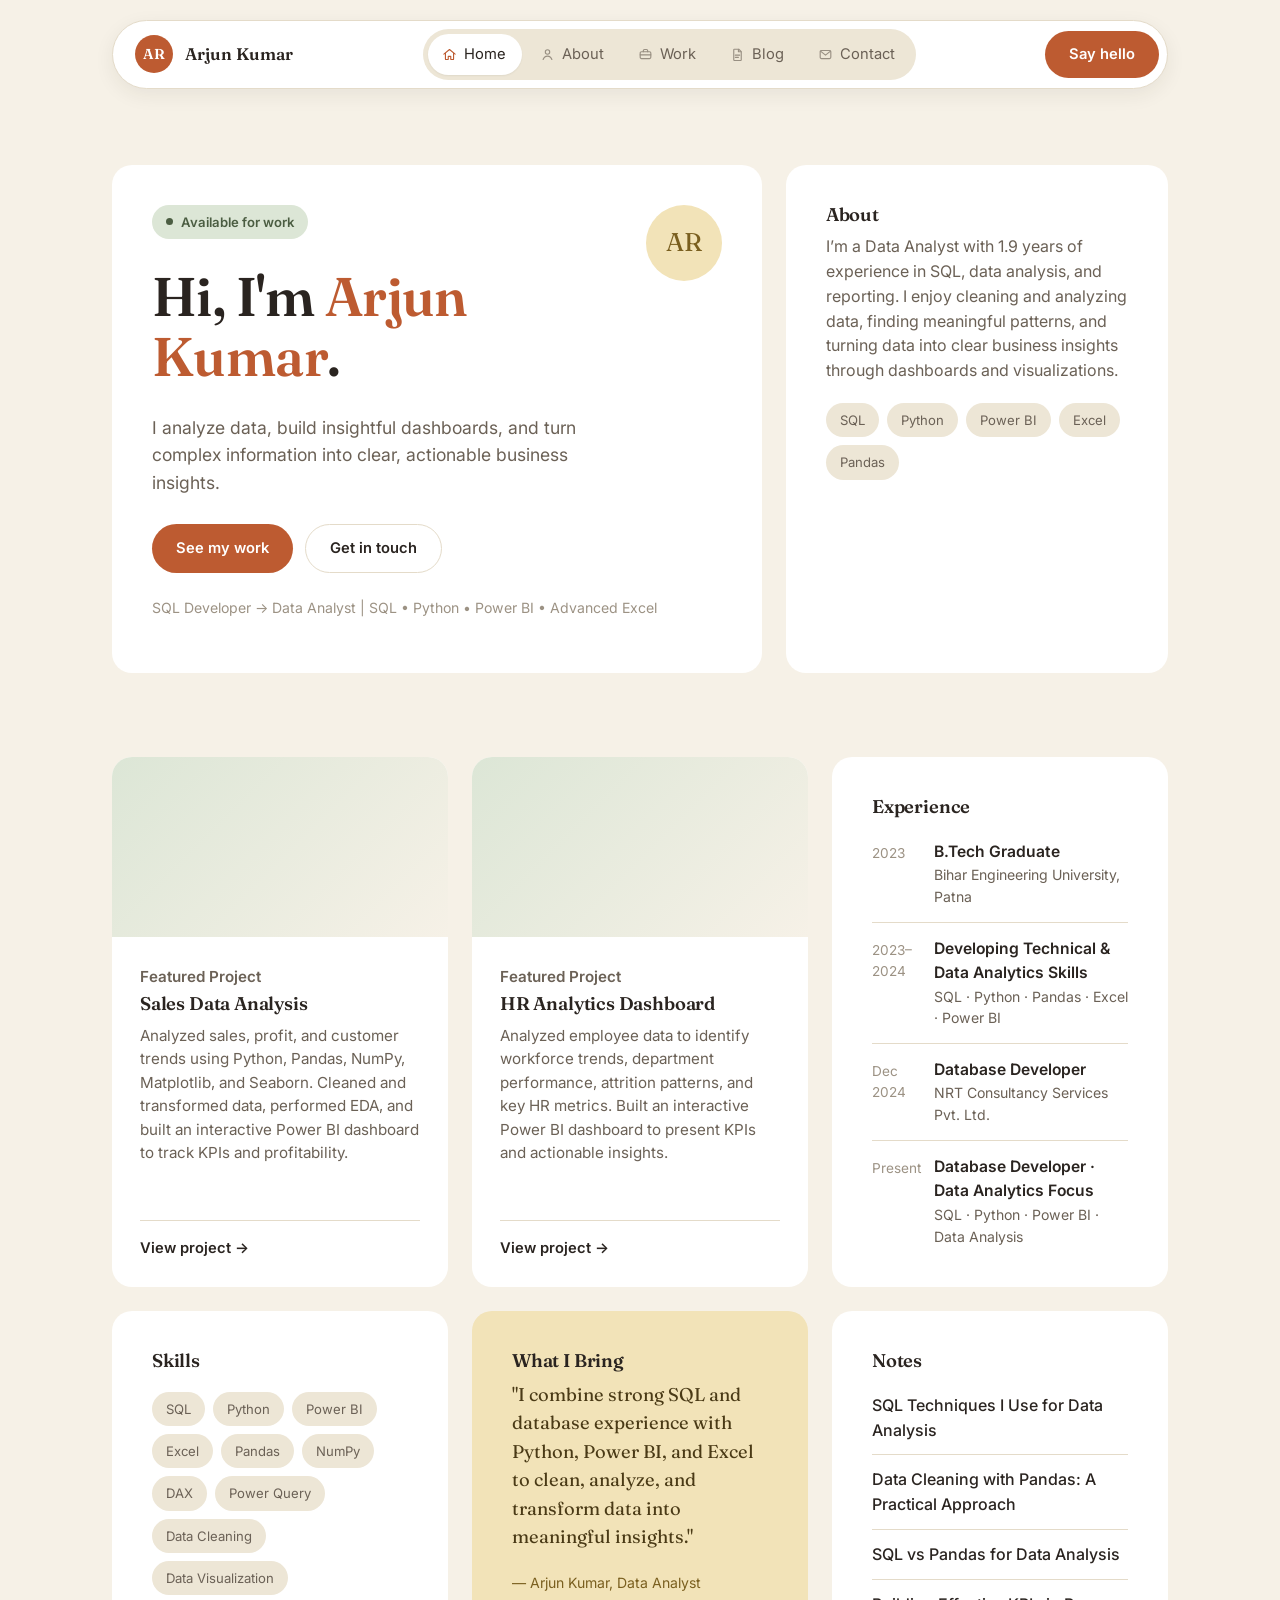
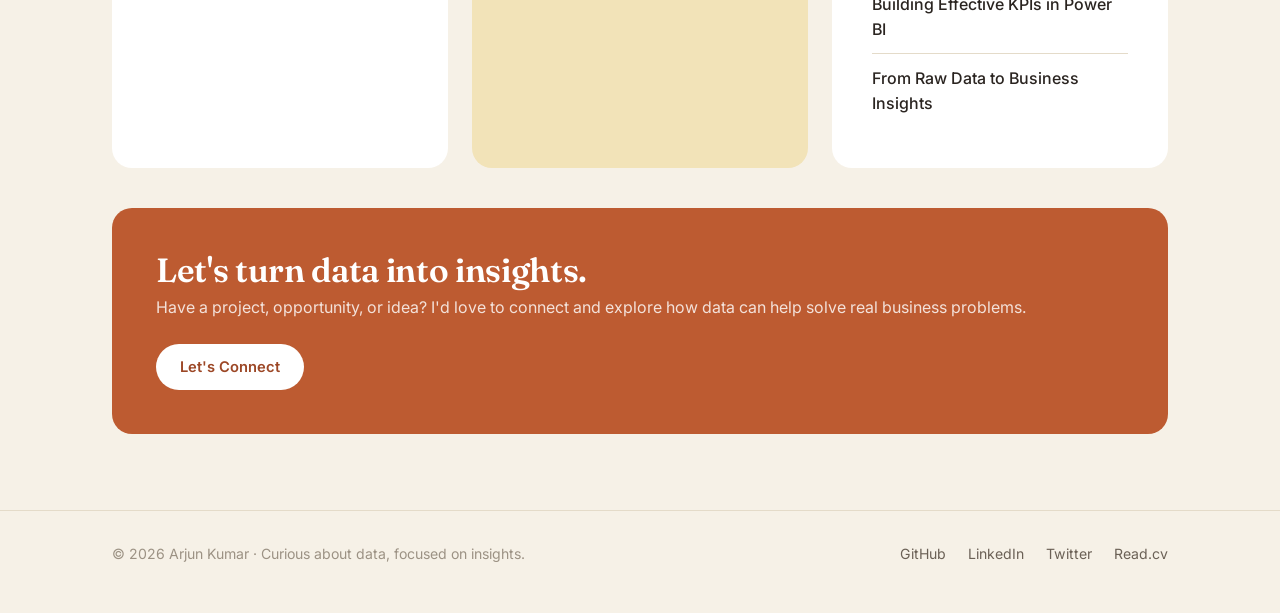
<file: index.html>
<!DOCTYPE html>
<html lang="en">
<head>
<meta charset="UTF-8">
<meta name="viewport" content="width=device-width, initial-scale=1.0">
<title>Arjun Portfolio</title>
<meta name="description" content="Portfolio of Your Name, a developer and designer building calm, human tools.">
<link rel="preconnect" href="https://fonts.googleapis.com">
<link href="https://fonts.googleapis.com/css2?family=Fraunces:wght@500;600;700&family=Inter:wght@400;500;600;700&display=swap" rel="stylesheet">
<link rel="stylesheet" href="styles.css">
</head>
<body>

<header class="site-header">
  <div class="container">
    <div class="navbar">
      <a href="index.html" class="brand">
      <span class="brand-mark">AR</span>
      <span class="brand-name">Arjun Kumar</span>
    </a>
      <nav class="main-nav">
      <a href="index.html" class="active"><svg class="nav-icon" viewBox="0 0 24 24" fill="none" stroke="currentColor" stroke-width="1.8" stroke-linecap="round" stroke-linejoin="round"><path d="M3 11.5 12 4l9 7.5"/><path d="M5.5 10v9a1 1 0 0 0 1 1H9a1 1 0 0 0 1-1v-4h4v4a1 1 0 0 0 1 1h2.5a1 1 0 0 0 1-1v-9"/></svg><span>Home</span></a>
      <a href="about.html"><svg class="nav-icon" viewBox="0 0 24 24" fill="none" stroke="currentColor" stroke-width="1.8" stroke-linecap="round" stroke-linejoin="round"><circle cx="12" cy="8" r="3.5"/><path d="M5 20c1.2-3.6 4-5.5 7-5.5s5.8 1.9 7 5.5"/></svg><span>About</span></a>
      <a href="work.html"><svg class="nav-icon" viewBox="0 0 24 24" fill="none" stroke="currentColor" stroke-width="1.8" stroke-linecap="round" stroke-linejoin="round"><rect x="3.5" y="7.5" width="17" height="11" rx="2"/><path d="M8.5 7.5V6a2 2 0 0 1 2-2h3a2 2 0 0 1 2 2v1.5"/><path d="M3.5 12.5h17"/></svg><span>Work</span></a>
      <a href="blog.html"><svg class="nav-icon" viewBox="0 0 24 24" fill="none" stroke="currentColor" stroke-width="1.8" stroke-linecap="round" stroke-linejoin="round"><path d="M7 3.5h7l4 4v13a1 1 0 0 1-1 1H7a1 1 0 0 1-1-1v-16a1 1 0 0 1 1-1Z"/><path d="M13.5 3.5v4h4"/><path d="M8.5 13h7M8.5 16.5h5"/></svg><span>Blog</span></a>
      <a href="contact.html"><svg class="nav-icon" viewBox="0 0 24 24" fill="none" stroke="currentColor" stroke-width="1.8" stroke-linecap="round" stroke-linejoin="round"><rect x="3.5" y="5.5" width="17" height="13" rx="2"/><path d="M4 6.5l8 6.5 8-6.5"/></svg><span>Contact</span></a>
    </nav>
      <div class="nav-actions">
        <a href="contact.html" class="btn btn-primary">Say hello</a>
        <button class="nav-toggle" aria-label="Toggle menu">
        <span></span><span></span><span></span>
      </button>
      </div>
    </div>
  </div>
</header>
<div class="mobile-menu" id="mobile-menu" aria-hidden="true">
  <div class="mobile-menu-backdrop" data-close></div>
  <div class="mobile-menu-panel">
    <div class="mobile-menu-top">
      <button class="mobile-menu-close" aria-label="Close menu" data-close><svg viewBox="0 0 24 24" fill="none" stroke="currentColor" stroke-width="2" stroke-linecap="round"><path d="M6 6l12 12M18 6 6 18"/></svg></button>
      <div class="mobile-menu-avatar">AR</div>
      <div class="mobile-menu-name">Arjun Kumar</div>
      <div class="mobile-menu-tagline">Data Analyst &amp; SQL Developer</div>
    </div>
    <div class="mobile-menu-body">
      <p class="mobile-menu-label">Navigate</p>
      <a href="index.html" class="mobile-menu-link active" data-close>
        <span class="icon-box"><svg viewBox="0 0 24 24" fill="none" stroke="currentColor" stroke-width="1.8" stroke-linecap="round" stroke-linejoin="round"><path d="M3 11.5 12 4l9 7.5"/><path d="M5.5 10v9a1 1 0 0 0 1 1H9a1 1 0 0 0 1-1v-4a1 1 0 0 1 1-1h2a1 1 0 0 1 1 1v4a1 1 0 0 0 1 1h2.5a1 1 0 0 0 1-1v-9"/></svg></span> Home
      </a>
      <a href="about.html" class="mobile-menu-link" data-close>
        <span class="icon-box"><svg viewBox="0 0 24 24" fill="none" stroke="currentColor" stroke-width="1.8" stroke-linecap="round" stroke-linejoin="round"><circle cx="12" cy="8" r="3.3"/><path d="M5 19.5c1.2-3.2 4-5 7-5s5.8 1.8 7 5"/></svg></span> About
      </a>
      <a href="work.html" class="mobile-menu-link" data-close>
        <span class="icon-box"><svg viewBox="0 0 24 24" fill="none" stroke="currentColor" stroke-width="1.8" stroke-linecap="round" stroke-linejoin="round"><rect x="3" y="7.5" width="18" height="11.5" rx="2"/><path d="M8 7.5V6a2 2 0 0 1 2-2h4a2 2 0 0 1 2 2v1.5"/><path d="M3 12.5h18"/></svg></span> Work
      </a>
      <a href="blog.html" class="mobile-menu-link" data-close>
        <span class="icon-box"><svg viewBox="0 0 24 24" fill="none" stroke="currentColor" stroke-width="1.8" stroke-linecap="round" stroke-linejoin="round"><path d="M4 5.5A2 2 0 0 1 6 3.5h5V19H6a2 2 0 0 0-2 2V5.5Z"/><path d="M20 5.5A2 2 0 0 0 18 3.5h-5V19h5a2 2 0 0 1 2 2V5.5Z"/></svg></span> Blog
      </a>
      <a href="contact.html" class="mobile-menu-link" data-close>
        <span class="icon-box"><svg viewBox="0 0 24 24" fill="none" stroke="currentColor" stroke-width="1.8" stroke-linecap="round" stroke-linejoin="round"><rect x="3" y="5.5" width="18" height="13" rx="2"/><path d="m4 7 8 6 8-6"/></svg></span> Contact
      </a>
      <div class="mobile-menu-divider"></div>
      <p class="mobile-menu-label">Connect</p>
      <a href="https://github.com" target="_blank" rel="noopener" class="mobile-menu-link">
        <span class="icon-box"><svg viewBox="0 0 24 24" fill="none" stroke="currentColor" stroke-width="1.8" stroke-linecap="round" stroke-linejoin="round"><path d="M7 17 17 7"/><path d="M9 7h8v8"/></svg></span> GitHub
      </a>
      <a href="https://linkedin.com" target="_blank" rel="noopener" class="mobile-menu-link">
        <span class="icon-box"><svg viewBox="0 0 24 24" fill="none" stroke="currentColor" stroke-width="1.8" stroke-linecap="round" stroke-linejoin="round"><path d="M7 17 17 7"/><path d="M9 7h8v8"/></svg></span> LinkedIn
      </a>
      <a href="https://twitter.com" target="_blank" rel="noopener" class="mobile-menu-link">
        <span class="icon-box"><svg viewBox="0 0 24 24" fill="none" stroke="currentColor" stroke-width="1.8" stroke-linecap="round" stroke-linejoin="round"><path d="M7 17 17 7"/><path d="M9 7h8v8"/></svg></span> Twitter
      </a>
      <a href="https://read.cv" target="_blank" rel="noopener" class="mobile-menu-link">
        <span class="icon-box"><svg viewBox="0 0 24 24" fill="none" stroke="currentColor" stroke-width="1.8" stroke-linecap="round" stroke-linejoin="round"><path d="M7 17 17 7"/><path d="M9 7h8v8"/></svg></span> Read.cv
      </a>
    </div>
    <div class="mobile-menu-footer">
      <a href="contact.html" class="btn btn-primary" data-close>Say hello</a>
      <a href="mailto:hello@yourdomain.com" class="btn btn-secondary">Email me</a>
    </div>
  </div>
</div>
<main>
  <!-- Hero -->
  <section class="hero">
    <div class="container hero-grid">
      <div class="card hero-main">
        <div class="hero-photo">AR</div>
        <span class="badge"><span class="badge-dot"></span> Available for work</span>
        <h1>Hi, I'm <em>Arjun Kumar</em>.</h1>
        <p class="hero-sub">I analyze data, build insightful dashboards, and turn complex information into clear, actionable business insights.</p>
        <div class="hero-actions">
          <a href="work.html" class="btn btn-primary">See my work</a>
          <a href="contact.html" class="btn btn-secondary">Get in touch</a>
        </div>
        <p class="hero-meta">SQL Developer → Data Analyst | SQL • Python • Power BI • Advanced Excel</p>

      </div>

     <div class="card hero-about">
  <h3>About</h3>
  <p>I’m a Data Analyst with 1.9 years of experience in SQL, data analysis, and reporting. I enjoy cleaning and analyzing data, finding meaningful patterns, and turning data into clear business insights through dashboards and visualizations.</p>
  <div class="tag-row">
    <span class="tag">SQL</span>
    <span class="tag">Python</span>
    <span class="tag">Power BI</span>
    <span class="tag">Excel</span>
    <span class="tag">Pandas</span>
  </div>
</div>

    </div>
  </section>

  <!-- Featured work + Experience/Skills -->
  <section>
    <div class="container grid-3">
     <a href="work.html" class="card project-card">
  <div class="project-thumb"></div>
  <div class="project-body">
    <p class="card-eyebrow">Featured Project</p>
    <h3>Sales Data Analysis</h3>
    <p>Analyzed sales, profit, and customer trends using Python, Pandas, NumPy, Matplotlib, and Seaborn. Cleaned and transformed data, performed EDA, and built an interactive Power BI dashboard to track KPIs and profitability.</p>
    <span class="project-link">View project →</span>
  </div>
</a>
<!-- 
<a href="work.html" class="card project-card">
  <div class="project-thumb alt"></div>
  <div class="project-body">
    <p class="card-eyebrow">Featured Project</p>
    <h3>Employee Management System</h3>
    <p>Designed an employee management database using Oracle SQL and PL/SQL, developing procedures, functions, packages, and triggers for automated data processing and efficient reporting.</p>
    <span class="project-link">View project →</span>
  </div>
</a> -->

<a href="work.html" class="card project-card">
  <div class="project-thumb"></div>
  <div class="project-body">
    <p class="card-eyebrow">Featured Project</p>
    <h3>HR Analytics Dashboard</h3>
    <p>Analyzed employee data to identify workforce trends, department performance, attrition patterns, and key HR metrics. Built an interactive Power BI dashboard to present KPIs and actionable insights.</p>
    <span class="project-link">View project →</span>
  </div>
</a>


      <div class="card">
        <h3>Experience</h3>
        <div class="timeline-row">
  <span class="timeline-year">2023</span>
  <div>
    <div class="timeline-role">B.Tech Graduate</div>
    <div class="timeline-org">Bihar Engineering University, Patna</div>
  </div>
</div>

<div class="timeline-row">
  <span class="timeline-year">2023–2024</span>
  <div>
    <div class="timeline-role">Developing Technical & Data Analytics Skills</div>
    <div class="timeline-org">SQL · Python · Pandas · Excel · Power BI</div>
  </div>
</div>

<div class="timeline-row">
  <span class="timeline-year">Dec 2024</span>
  <div>
    <div class="timeline-role">Database Developer</div>
    <div class="timeline-org">NRT Consultancy Services Pvt. Ltd.</div>
  </div>
</div>

<div class="timeline-row">
  <span class="timeline-year">Present</span>
  <div>
    <div class="timeline-role">Database Developer · Data Analytics Focus</div>
    <div class="timeline-org">SQL · Python · Power BI · Data Analysis</div>
  </div>
</div>
      </div>
    </div>

    <div class="container grid-3">
      <div class="card">
  <h3>Skills</h3>
  <div class="tag-row">
    <span class="tag">SQL</span>
    <span class="tag">Python</span>
    <span class="tag">Power BI</span>
    <span class="tag">Excel</span>
    <span class="tag">Pandas</span>
    <span class="tag">NumPy</span>
    <span class="tag">DAX</span>
    <span class="tag">Power Query</span>
    <span class="tag">Data Cleaning</span>
    <span class="tag">Data Visualization</span>
  </div>
</div>


      <div class="card quote-card">
  <h3>What I Bring</h3>
  <p>"I combine strong SQL and database experience with Python, Power BI, and Excel to clean, analyze, and transform data into meaningful insights."</p>
  <cite>— Arjun Kumar, Data Analyst</cite>
</div>

      <div class="card notes-card">
  <h3>Notes</h3>
  <ul>
    <li><a href="blog.html">SQL Techniques I Use for Data Analysis</a></li>
    <li><a href="blog.html">Data Cleaning with Pandas: A Practical Approach</a></li>
    <li><a href="blog.html">SQL vs Pandas for Data Analysis</a></li>
    <li><a href="blog.html">Building Effective KPIs in Power BI</a></li>
    <li><a href="blog.html">From Raw Data to Business Insights</a></li>
  </ul>
</div>

    </div>

    <div class="container">
      <div class="cta-banner">
        <div>
  <h2>Let's turn data into insights.</h2>
  <p>Have a project, opportunity, or idea? I'd love to connect and explore how data can help solve real business problems.</p>
</div>

<a href="mailto:erarjunkumar427@gmail.com" class="btn btn-secondary">Let's Connect</a>
      </div>
    </div>
  </section>
</main>

<footer class="site-footer">
  <div class="container">
   <span class="footer-copy">© 2026 Arjun Kumar · Curious about data, focused on insights.</span>
    <div class="footer-links">
      <a href="https://github.com" target="_blank" rel="noopener">GitHub</a>
      <a href="https://linkedin.com" target="_blank" rel="noopener">LinkedIn</a>
      <a href="https://twitter.com" target="_blank" rel="noopener">Twitter</a>
      <a href="https://read.cv" target="_blank" rel="noopener">Read.cv</a>
    </div>
  </div>
</footer>

<script src="script.js"></script>
</body>
</html>
</file>
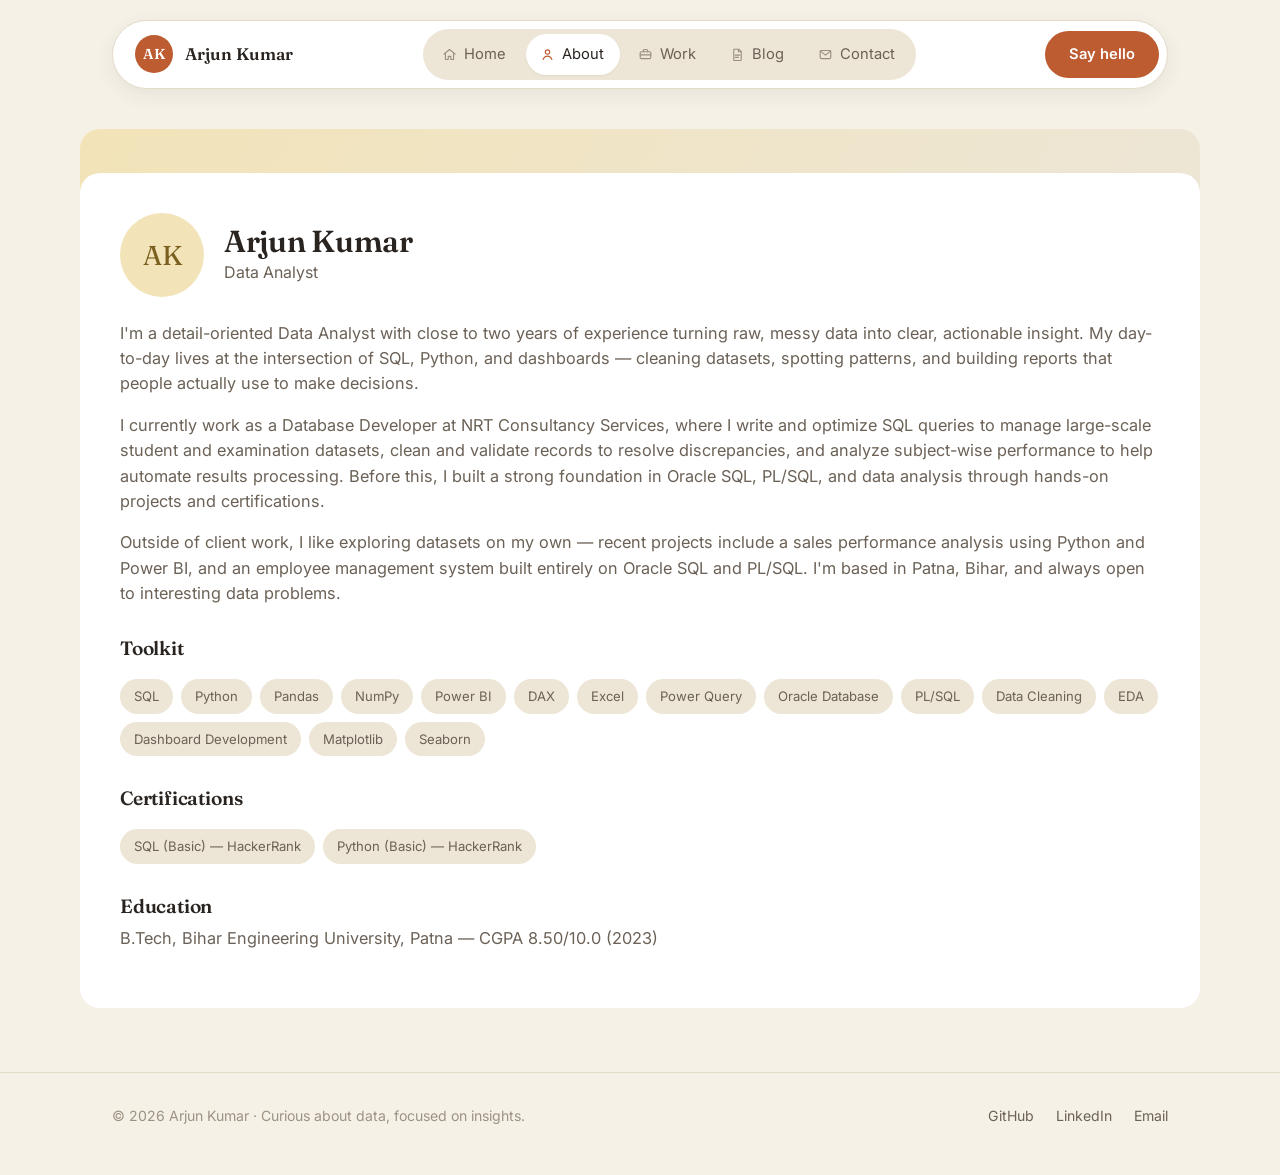
<file: about.html>
<!DOCTYPE html>
<html lang="en">
<head>
<meta charset="UTF-8">
<meta name="viewport" content="width=device-width, initial-scale=1.0">
<title>About-Arjun Portfolio</title>
<link rel="preconnect" href="https://fonts.googleapis.com">
<link href="https://fonts.googleapis.com/css2?family=Fraunces:wght@500;600;700&family=Inter:wght@400;500;600;700&display=swap" rel="stylesheet">
<link rel="stylesheet" href="styles.css">
</head>
<body>

<header class="site-header">
  <div class="container">
    <div class="navbar">
      <a href="index.html" class="brand">
      <span class="brand-mark">AK</span>
      <span class="brand-name">Arjun Kumar</span>
    </a>
      <nav class="main-nav">
      <a href="index.html"><svg class="nav-icon" viewBox="0 0 24 24" fill="none" stroke="currentColor" stroke-width="1.8" stroke-linecap="round" stroke-linejoin="round"><path d="M3 11.5 12 4l9 7.5"/><path d="M5.5 10v9a1 1 0 0 0 1 1H9a1 1 0 0 0 1-1v-4h4v4a1 1 0 0 0 1 1h2.5a1 1 0 0 0 1-1v-9"/></svg><span>Home</span></a>
      <a href="about.html" class="active"><svg class="nav-icon" viewBox="0 0 24 24" fill="none" stroke="currentColor" stroke-width="1.8" stroke-linecap="round" stroke-linejoin="round"><circle cx="12" cy="8" r="3.5"/><path d="M5 20c1.2-3.6 4-5.5 7-5.5s5.8 1.9 7 5.5"/></svg><span>About</span></a>
      <a href="work.html"><svg class="nav-icon" viewBox="0 0 24 24" fill="none" stroke="currentColor" stroke-width="1.8" stroke-linecap="round" stroke-linejoin="round"><rect x="3.5" y="7.5" width="17" height="11" rx="2"/><path d="M8.5 7.5V6a2 2 0 0 1 2-2h3a2 2 0 0 1 2 2v1.5"/><path d="M3.5 12.5h17"/></svg><span>Work</span></a>
      <a href="blog.html"><svg class="nav-icon" viewBox="0 0 24 24" fill="none" stroke="currentColor" stroke-width="1.8" stroke-linecap="round" stroke-linejoin="round"><path d="M7 3.5h7l4 4v13a1 1 0 0 1-1 1H7a1 1 0 0 1-1-1v-16a1 1 0 0 1 1-1Z"/><path d="M13.5 3.5v4h4"/><path d="M8.5 13h7M8.5 16.5h5"/></svg><span>Blog</span></a>
      <a href="contact.html"><svg class="nav-icon" viewBox="0 0 24 24" fill="none" stroke="currentColor" stroke-width="1.8" stroke-linecap="round" stroke-linejoin="round"><rect x="3.5" y="5.5" width="17" height="13" rx="2"/><path d="M4 6.5l8 6.5 8-6.5"/></svg><span>Contact</span></a>
    </nav>
      <div class="nav-actions">
        <a href="contact.html" class="btn btn-primary">Say hello</a>
        <button class="nav-toggle" aria-label="Toggle menu">
        <span></span><span></span><span></span>
      </button>
      </div>
    </div>
  </div>
</header>
<div class="mobile-menu" id="mobile-menu" aria-hidden="true">
  <div class="mobile-menu-backdrop" data-close></div>
  <div class="mobile-menu-panel">
    <div class="mobile-menu-top">
      <button class="mobile-menu-close" aria-label="Close menu" data-close><svg viewBox="0 0 24 24" fill="none" stroke="currentColor" stroke-width="2" stroke-linecap="round"><path d="M6 6l12 12M18 6 6 18"/></svg></button>
      <div class="mobile-menu-avatar">AK</div>
      <div class="mobile-menu-name">Arjun Kumar</div>
      <div class="mobile-menu-tagline">Data Analyst</div>
    </div>
    <div class="mobile-menu-body">
      <p class="mobile-menu-label">Navigate</p>
      <a href="index.html" class="mobile-menu-link" data-close>
        <span class="icon-box"><svg viewBox="0 0 24 24" fill="none" stroke="currentColor" stroke-width="1.8" stroke-linecap="round" stroke-linejoin="round"><path d="M3 11.5 12 4l9 7.5"/><path d="M5.5 10v9a1 1 0 0 0 1 1H9a1 1 0 0 0 1-1v-4a1 1 0 0 1 1-1h2a1 1 0 0 1 1 1v4a1 1 0 0 0 1 1h2.5a1 1 0 0 0 1-1v-9"/></svg></span> Home
      </a>
      <a href="about.html" class="mobile-menu-link active" data-close>
        <span class="icon-box"><svg viewBox="0 0 24 24" fill="none" stroke="currentColor" stroke-width="1.8" stroke-linecap="round" stroke-linejoin="round"><circle cx="12" cy="8" r="3.3"/><path d="M5 19.5c1.2-3.2 4-5 7-5s5.8 1.8 7 5"/></svg></span> About
      </a>
      <a href="work.html" class="mobile-menu-link" data-close>
        <span class="icon-box"><svg viewBox="0 0 24 24" fill="none" stroke="currentColor" stroke-width="1.8" stroke-linecap="round" stroke-linejoin="round"><rect x="3" y="7.5" width="18" height="11.5" rx="2"/><path d="M8 7.5V6a2 2 0 0 1 2-2h4a2 2 0 0 1 2 2v1.5"/><path d="M3 12.5h18"/></svg></span> Work
      </a>
      <a href="blog.html" class="mobile-menu-link" data-close>
        <span class="icon-box"><svg viewBox="0 0 24 24" fill="none" stroke="currentColor" stroke-width="1.8" stroke-linecap="round" stroke-linejoin="round"><path d="M4 5.5A2 2 0 0 1 6 3.5h5V19H6a2 2 0 0 0-2 2V5.5Z"/><path d="M20 5.5A2 2 0 0 0 18 3.5h-5V19h5a2 2 0 0 1 2 2V5.5Z"/></svg></span> Blog
      </a>
      <a href="contact.html" class="mobile-menu-link" data-close>
        <span class="icon-box"><svg viewBox="0 0 24 24" fill="none" stroke="currentColor" stroke-width="1.8" stroke-linecap="round" stroke-linejoin="round"><rect x="3" y="5.5" width="18" height="13" rx="2"/><path d="m4 7 8 6 8-6"/></svg></span> Contact
      </a>
      <div class="mobile-menu-divider"></div>
      <p class="mobile-menu-label">Connect</p>
      <a href="https://github.com/erarjunkumar427" target="_blank" rel="noopener" class="mobile-menu-link">
        <span class="icon-box"><svg viewBox="0 0 24 24" fill="none" stroke="currentColor" stroke-width="1.8" stroke-linecap="round" stroke-linejoin="round"><path d="M7 17 17 7"/><path d="M9 7h8v8"/></svg></span> GitHub
      </a>
      <a href="https://linkedin.com" target="_blank" rel="noopener" class="mobile-menu-link">
        <span class="icon-box"><svg viewBox="0 0 24 24" fill="none" stroke="currentColor" stroke-width="1.8" stroke-linecap="round" stroke-linejoin="round"><path d="M7 17 17 7"/><path d="M9 7h8v8"/></svg></span> LinkedIn
      </a>
      <a href="mailto:erarjunkumar427@gmail.com" class="mobile-menu-link">
        <span class="icon-box"><svg viewBox="0 0 24 24" fill="none" stroke="currentColor" stroke-width="1.8" stroke-linecap="round" stroke-linejoin="round"><path d="M7 17 17 7"/><path d="M9 7h8v8"/></svg></span> Email
      </a>
    </div>
    <div class="mobile-menu-footer">
      <a href="contact.html" class="btn btn-primary" data-close>Say hello</a>
      <a href="mailto:erarjunkumar427@gmail.com" class="btn btn-secondary">Email me</a>
    </div>
  </div>
</div>
<main>
  <div class="container page-hero">
    <div class="band"></div>
    <div class="card">
      <div class="about-header">
        <div class="about-photo">AK</div>
        <div>
          <h1 style="margin-bottom:2px; font-size:1.9rem;">Arjun Kumar</h1>
          <p class="about-role">Data Analyst</p>
        </div>
      </div>

      <div class="about-body">
        <p>I'm a detail-oriented Data Analyst with close to two years of experience turning raw, messy data into clear, actionable insight. My day-to-day lives at the intersection of SQL, Python, and dashboards — cleaning datasets, spotting patterns, and building reports that people actually use to make decisions.</p>
        <p>I currently work as a Database Developer at NRT Consultancy Services, where I write and optimize SQL queries to manage large-scale student and examination datasets, clean and validate records to resolve discrepancies, and analyze subject-wise performance to help automate results processing. Before this, I built a strong foundation in Oracle SQL, PL/SQL, and data analysis through hands-on projects and certifications.</p>
        <p>Outside of client work, I like exploring datasets on my own — recent projects include a sales performance analysis using Python and Power BI, and an employee management system built entirely on Oracle SQL and PL/SQL. I'm based in Patna, Bihar, and always open to interesting data problems.</p>

        <h3>Toolkit</h3>
        <div class="tag-row">
          <span class="tag">SQL</span>
          <span class="tag">Python</span>
          <span class="tag">Pandas</span>
          <span class="tag">NumPy</span>
          <span class="tag">Power BI</span>
          <span class="tag">DAX</span>
          <span class="tag">Excel</span>
          <span class="tag">Power Query</span>
          <span class="tag">Oracle Database</span>
          <span class="tag">PL/SQL</span>
          <span class="tag">Data Cleaning</span>
          <span class="tag">EDA</span>
          <span class="tag">Dashboard Development</span>
          <span class="tag">Matplotlib</span>
          <span class="tag">Seaborn</span>
        </div>

        <h3>Certifications</h3>
        <div class="tag-row">
          <span class="tag">SQL (Basic) — HackerRank</span>
          <span class="tag">Python (Basic) — HackerRank</span>
        </div>

        <h3>Education</h3>
        <p>B.Tech, Bihar Engineering University, Patna — CGPA 8.50/10.0 (2023)</p>
      </div>
    </div>
  </div>
</main>

<footer class="site-footer">
  <div class="container">
    <span class="footer-copy">© 2026 Arjun Kumar · Curious about data, focused on insights.</span>
    <div class="footer-links">
      <a href="https://github.com/erarjunkumar427" target="_blank" rel="noopener">GitHub</a>
      <a href="https://linkedin.com" target="_blank" rel="noopener">LinkedIn</a>
      <a href="mailto:erarjunkumar427@gmail.com">Email</a>
    </div>
  </div>
</footer>

<script src="script.js"></script>
</body>
</html>
</file>
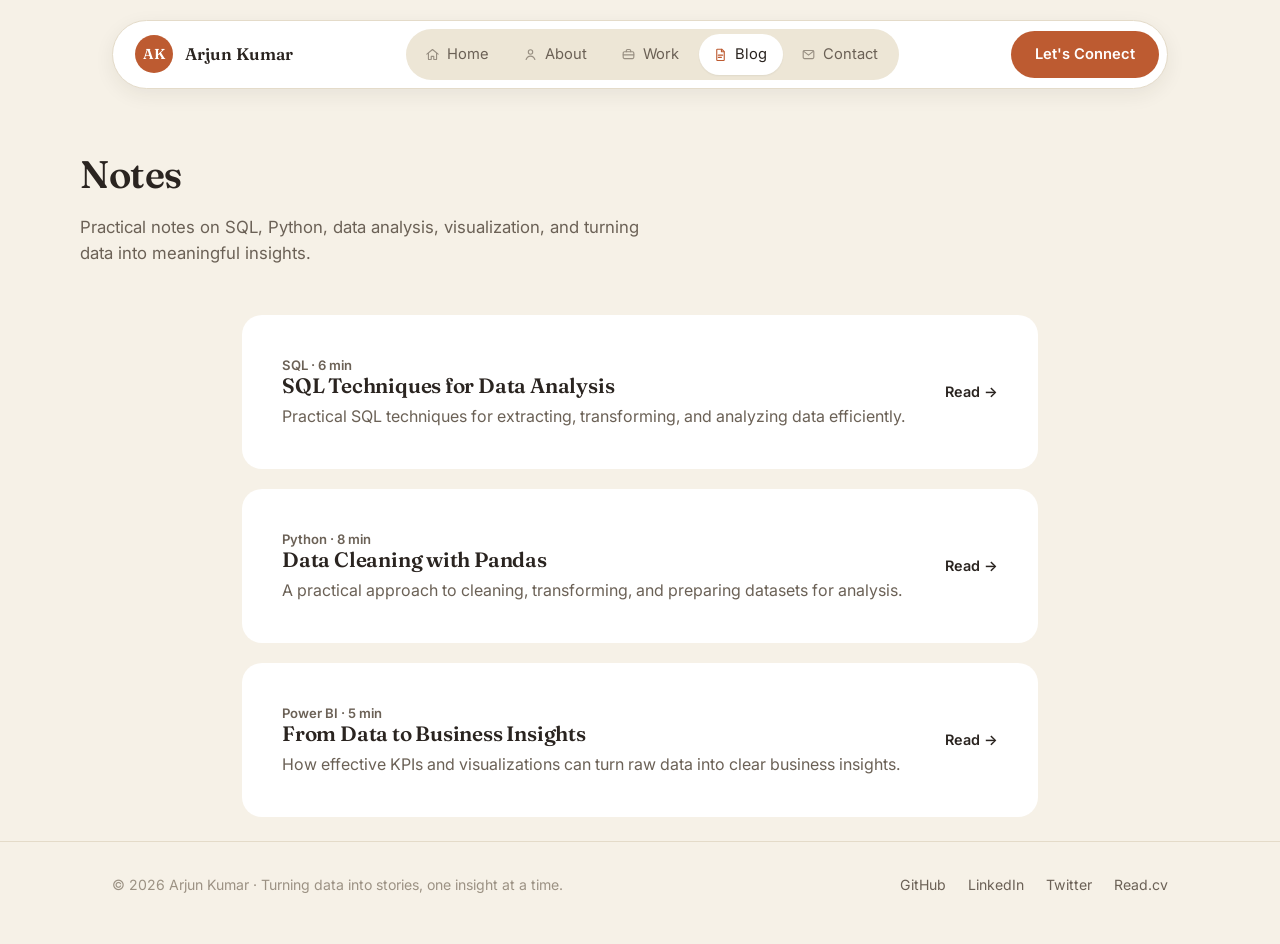
<file: blog.html>
<!DOCTYPE html>
<html lang="en">
<head>
<meta charset="UTF-8">
<meta name="viewport" content="width=device-width, initial-scale=1.0">
<title>Blog — Arjun Portfolio</title>
<link rel="preconnect" href="https://fonts.googleapis.com">
<link href="https://fonts.googleapis.com/css2?family=Fraunces:wght@500;600;700&family=Inter:wght@400;500;600;700&display=swap" rel="stylesheet">
<link rel="stylesheet" href="styles.css">
</head>
<body>

<header class="site-header">
  <div class="container">
    <div class="navbar">

      <a href="index.html" class="brand">
        <span class="brand-mark">AK</span>
        <span class="brand-name">Arjun Kumar</span>
      </a>

      <nav class="main-nav">

        <a href="index.html">
          <svg class="nav-icon" viewBox="0 0 24 24" fill="none" stroke="currentColor" stroke-width="1.8" stroke-linecap="round" stroke-linejoin="round">
            <path d="M3 11.5 12 4l9 7.5"/>
            <path d="M5.5 10v9a1 1 0 0 0 1 1H9a1 1 0 0 0 1-1v-4h4v4a1 1 0 0 0 1 1h2.5a1 1 0 0 0 1-1v-9"/>
          </svg>
          <span>Home</span>
        </a>

        <a href="about.html">
          <svg class="nav-icon" viewBox="0 0 24 24" fill="none" stroke="currentColor" stroke-width="1.8" stroke-linecap="round" stroke-linejoin="round">
            <circle cx="12" cy="8" r="3.5"/>
            <path d="M5 20c1.2-3.6 4-5.5 7-5.5s5.8 1.9 7 5.5"/>
          </svg>
          <span>About</span>
        </a>

        <a href="work.html">
          <svg class="nav-icon" viewBox="0 0 24 24" fill="none" stroke="currentColor" stroke-width="1.8" stroke-linecap="round" stroke-linejoin="round">
            <rect x="3.5" y="7.5" width="17" height="11" rx="2"/>
            <path d="M8.5 7.5V6a2 2 0 0 1 2-2h3a2 2 0 0 1 2 2v1.5"/>
            <path d="M3.5 12.5h17"/>
          </svg>
          <span>Work</span>
        </a>

        <a href="blog.html" class="active">
          <svg class="nav-icon" viewBox="0 0 24 24" fill="none" stroke="currentColor" stroke-width="1.8" stroke-linecap="round" stroke-linejoin="round">
            <path d="M7 3.5h7l4 4v13a1 1 0 0 1-1 1H7a1 1 0 0 1-1-1v-16a1 1 0 0 1 1-1Z"/>
            <path d="M13.5 3.5v4h4"/>
            <path d="M8.5 13h7M8.5 16.5h5"/>
          </svg>
          <span>Blog</span>
        </a>

        <a href="contact.html">
          <svg class="nav-icon" viewBox="0 0 24 24" fill="none" stroke="currentColor" stroke-width="1.8" stroke-linecap="round" stroke-linejoin="round">
            <rect x="3.5" y="5.5" width="17" height="13" rx="2"/>
            <path d="M4 6.5l8 6.5 8-6.5"/>
          </svg>
          <span>Contact</span>
        </a>

      </nav>

      <div class="nav-actions">
        <a href="contact.html" class="btn btn-primary">Let's Connect</a>

        <button class="nav-toggle" aria-label="Toggle menu">
          <span></span>
          <span></span>
          <span></span>
        </button>
      </div>

    </div>
  </div>
</header>


<div class="mobile-menu" id="mobile-menu" aria-hidden="true">

  <div class="mobile-menu-backdrop" data-close></div>

  <div class="mobile-menu-panel">

    <div class="mobile-menu-top">

      <button class="mobile-menu-close" aria-label="Close menu" data-close>
        <svg viewBox="0 0 24 24" fill="none" stroke="currentColor" stroke-width="2" stroke-linecap="round">
          <path d="M6 6l12 12M18 6 6 18"/>
        </svg>
      </button>

      <div class="mobile-menu-avatar">AK</div>

      <div class="mobile-menu-name">Arjun Kumar</div>

      <div class="mobile-menu-tagline">Data Analyst</div>

    </div>


    <div class="mobile-menu-body">

      <p class="mobile-menu-label">Navigate</p>

      <a href="index.html" class="mobile-menu-link" data-close>
        <span class="icon-box">
          <svg viewBox="0 0 24 24" fill="none" stroke="currentColor" stroke-width="1.8" stroke-linecap="round" stroke-linejoin="round">
            <path d="M3 11.5 12 4l9 7.5"/>
            <path d="M5.5 10v9a1 1 0 0 0 1 1H9a1 1 0 0 0 1-1v-4a1 1 0 0 1 1-1h2a1 1 0 0 1 1 1v4a1 1 0 0 0 1 1h2.5a1 1 0 0 0 1-1v-9"/>
          </svg>
        </span>
        Home
      </a>

      <a href="about.html" class="mobile-menu-link" data-close>
        <span class="icon-box">
          <svg viewBox="0 0 24 24" fill="none" stroke="currentColor" stroke-width="1.8" stroke-linecap="round" stroke-linejoin="round">
            <circle cx="12" cy="8" r="3.3"/>
            <path d="M5 19.5c1.2-3.2 4-5 7-5s5.8 1.8 7 5"/>
          </svg>
        </span>
        About
      </a>

      <a href="work.html" class="mobile-menu-link" data-close>
        <span class="icon-box">
          <svg viewBox="0 0 24 24" fill="none" stroke="currentColor" stroke-width="1.8" stroke-linecap="round" stroke-linejoin="round">
            <rect x="3" y="7.5" width="18" height="11.5" rx="2"/>
            <path d="M8 7.5V6a2 2 0 0 1 2-2h4a2 2 0 0 1 2 2v1.5"/>
            <path d="M3 12.5h18"/>
          </svg>
        </span>
        Work
      </a>

      <a href="blog.html" class="mobile-menu-link active" data-close>
        <span class="icon-box">
          <svg viewBox="0 0 24 24" fill="none" stroke="currentColor" stroke-width="1.8" stroke-linecap="round" stroke-linejoin="round">
            <path d="M4 5.5A2 2 0 0 1 6 3.5h5V19H6a2 2 0 0 0-2 2V5.5Z"/>
            <path d="M20 5.5A2 2 0 0 0 18 3.5h-5V19h5a2 2 0 0 1 2 2V5.5Z"/>
          </svg>
        </span>
        Blog
      </a>

      <a href="contact.html" class="mobile-menu-link" data-close>
        <span class="icon-box">
          <svg viewBox="0 0 24 24" fill="none" stroke="currentColor" stroke-width="1.8" stroke-linecap="round" stroke-linejoin="round">
            <rect x="3" y="5.5" width="18" height="13" rx="2"/>
            <path d="m4 7 8 6 8-6"/>
          </svg>
        </span>
        Contact
      </a>


      <div class="mobile-menu-divider"></div>

      <p class="mobile-menu-label">Connect</p>

      <a href="https://github.com/ArjunKumar95476" target="_blank" rel="noopener" class="mobile-menu-link">
        <span class="icon-box">
          <svg viewBox="0 0 24 24" fill="none" stroke="currentColor" stroke-width="1.8" stroke-linecap="round" stroke-linejoin="round">
            <path d="M7 17 17 7"/>
            <path d="M9 7h8v8"/>
          </svg>
        </span>
        GitHub
      </a>

      <a href="https://www.linkedin.com" target="_blank" rel="noopener" class="mobile-menu-link">
        <span class="icon-box">
          <svg viewBox="0 0 24 24" fill="none" stroke="currentColor" stroke-width="1.8" stroke-linecap="round" stroke-linejoin="round">
            <path d="M7 17 17 7"/>
            <path d="M9 7h8v8"/>
          </svg>
        </span>
        LinkedIn
      </a>

      <a href="https://twitter.com" target="_blank" rel="noopener" class="mobile-menu-link">
        <span class="icon-box">
          <svg viewBox="0 0 24 24" fill="none" stroke="currentColor" stroke-width="1.8" stroke-linecap="round" stroke-linejoin="round">
            <path d="M7 17 17 7"/>
            <path d="M9 7h8v8"/>
          </svg>
        </span>
        Twitter
      </a>

      <a href="https://read.cv" target="_blank" rel="noopener" class="mobile-menu-link">
        <span class="icon-box">
          <svg viewBox="0 0 24 24" fill="none" stroke="currentColor" stroke-width="1.8" stroke-linecap="round" stroke-linejoin="round">
            <path d="M7 17 17 7"/>
            <path d="M9 7h8v8"/>
          </svg>
        </span>
        Read.cv
      </a>

    </div>


    <div class="mobile-menu-footer">

      <a href="contact.html" class="btn btn-primary" data-close>
        Let's Connect
      </a>

      <a href="mailto:erarjunkumar427@gmail.com" class="btn btn-secondary">
        Email me
      </a>

    </div>

  </div>
</div>


<main>

  <div class="container section-lead">
    <h2>Notes</h2>
    <p>Practical notes on SQL, Python, data analysis, visualization, and turning data into meaningful insights.</p>
  </div>


  <div class="container" style="max-width: 860px; margin-top: 24px;">

    <a href="#" class="card post-row">
      <div>
        <p class="post-meta">SQL · 6 min</p>
        <h3>SQL Techniques for Data Analysis</h3>
        <p>Practical SQL techniques for extracting, transforming, and analyzing data efficiently.</p>
      </div>
      <span class="post-read">Read →</span>
    </a>


    <a href="#" class="card post-row">
      <div>
        <p class="post-meta">Python · 8 min</p>
        <h3>Data Cleaning with Pandas</h3>
        <p>A practical approach to cleaning, transforming, and preparing datasets for analysis.</p>
      </div>
      <span class="post-read">Read →</span>
    </a>


    <a href="#" class="card post-row">
      <div>
        <p class="post-meta">Power BI · 5 min</p>
        <h3>From Data to Business Insights</h3>
        <p>How effective KPIs and visualizations can turn raw data into clear business insights.</p>
      </div>
      <span class="post-read">Read →</span>
    </a>

  </div>

</main>


<footer class="site-footer">

  <div class="container">

    <span class="footer-copy">
      © 2026 Arjun Kumar · Turning data into stories, one insight at a time.
    </span>

    <div class="footer-links">

      <a href="https://github.com/ArjunKumar95476" target="_blank" rel="noopener">
        GitHub
      </a>

      <a href="https://www.linkedin.com" target="_blank" rel="noopener">
        LinkedIn
      </a>

      <a href="https://twitter.com" target="_blank" rel="noopener">
        Twitter
      </a>

      <a href="https://read.cv" target="_blank" rel="noopener">
        Read.cv
      </a>

    </div>

  </div>

</footer>


<script src="script.js"></script>

</body>
</html>
</file>
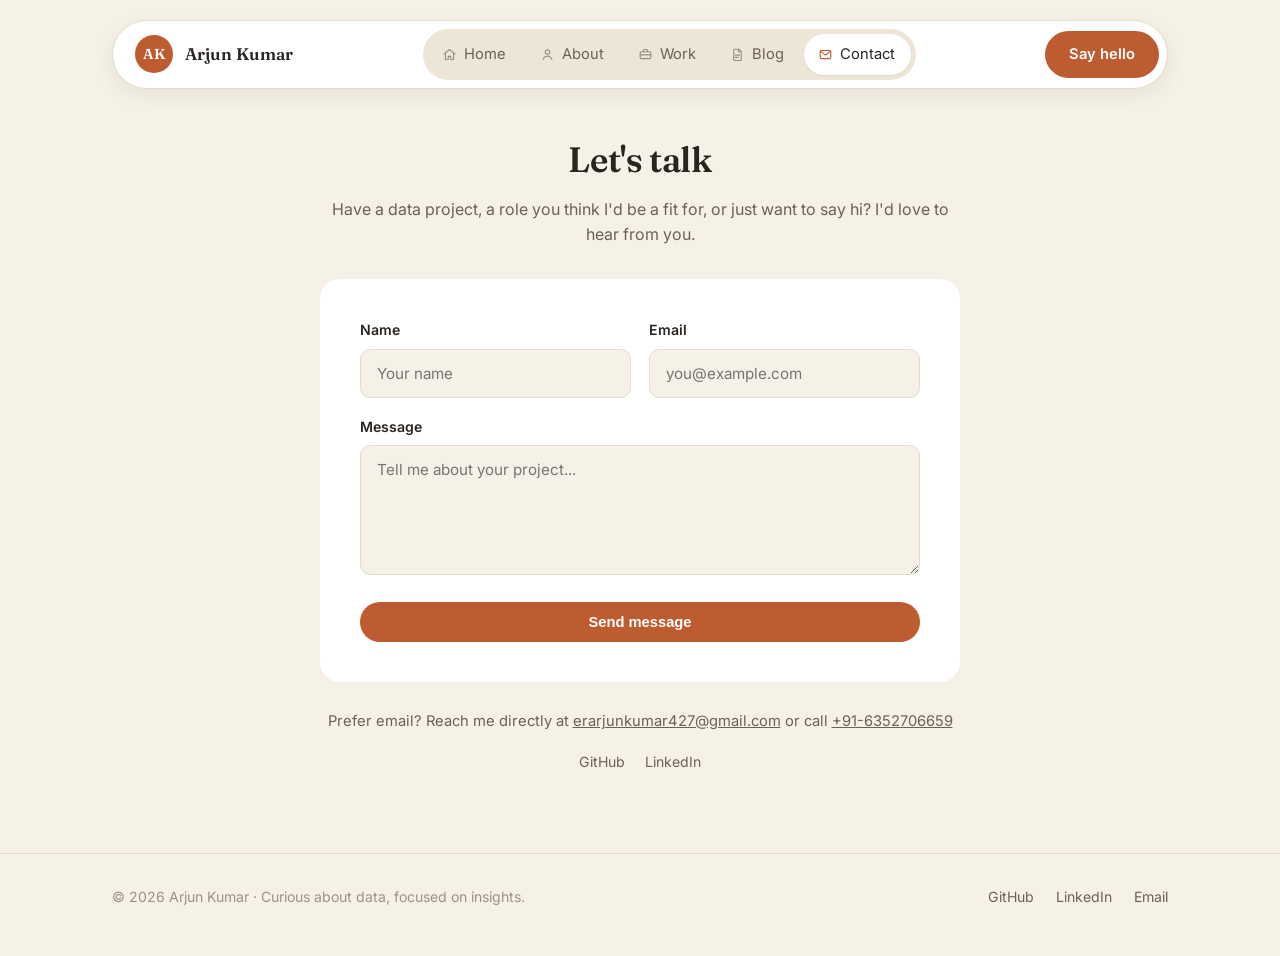
<file: contact.html>
<!DOCTYPE html>
<html lang="en">
<head>
<meta charset="UTF-8">
<meta name="viewport" content="width=device-width, initial-scale=1.0">
<title>Contact-Arjun Portfolio</title>
<link rel="preconnect" href="https://fonts.googleapis.com">
<link href="https://fonts.googleapis.com/css2?family=Fraunces:wght@500;600;700&family=Inter:wght@400;500;600;700&display=swap" rel="stylesheet">
<link rel="stylesheet" href="styles.css">
</head>
<body>

<header class="site-header">
  <div class="container">
    <div class="navbar">
      <a href="index.html" class="brand">
      <span class="brand-mark">AK</span>
      <span class="brand-name">Arjun Kumar</span>
    </a>
      <nav class="main-nav">
      <a href="index.html"><svg class="nav-icon" viewBox="0 0 24 24" fill="none" stroke="currentColor" stroke-width="1.8" stroke-linecap="round" stroke-linejoin="round"><path d="M3 11.5 12 4l9 7.5"/><path d="M5.5 10v9a1 1 0 0 0 1 1H9a1 1 0 0 0 1-1v-4h4v4a1 1 0 0 0 1 1h2.5a1 1 0 0 0 1-1v-9"/></svg><span>Home</span></a>
      <a href="about.html"><svg class="nav-icon" viewBox="0 0 24 24" fill="none" stroke="currentColor" stroke-width="1.8" stroke-linecap="round" stroke-linejoin="round"><circle cx="12" cy="8" r="3.5"/><path d="M5 20c1.2-3.6 4-5.5 7-5.5s5.8 1.9 7 5.5"/></svg><span>About</span></a>
      <a href="work.html"><svg class="nav-icon" viewBox="0 0 24 24" fill="none" stroke="currentColor" stroke-width="1.8" stroke-linecap="round" stroke-linejoin="round"><rect x="3.5" y="7.5" width="17" height="11" rx="2"/><path d="M8.5 7.5V6a2 2 0 0 1 2-2h3a2 2 0 0 1 2 2v1.5"/><path d="M3.5 12.5h17"/></svg><span>Work</span></a>
      <a href="blog.html"><svg class="nav-icon" viewBox="0 0 24 24" fill="none" stroke="currentColor" stroke-width="1.8" stroke-linecap="round" stroke-linejoin="round"><path d="M7 3.5h7l4 4v13a1 1 0 0 1-1 1H7a1 1 0 0 1-1-1v-16a1 1 0 0 1 1-1Z"/><path d="M13.5 3.5v4h4"/><path d="M8.5 13h7M8.5 16.5h5"/></svg><span>Blog</span></a>
      <a href="contact.html" class="active"><svg class="nav-icon" viewBox="0 0 24 24" fill="none" stroke="currentColor" stroke-width="1.8" stroke-linecap="round" stroke-linejoin="round"><rect x="3.5" y="5.5" width="17" height="13" rx="2"/><path d="M4 6.5l8 6.5 8-6.5"/></svg><span>Contact</span></a>
    </nav>
      <div class="nav-actions">
        <a href="contact.html" class="btn btn-primary">Say hello</a>
        <button class="nav-toggle" aria-label="Toggle menu">
        <span></span><span></span><span></span>
      </button>
      </div>
    </div>
  </div>
</header>
<div class="mobile-menu" id="mobile-menu" aria-hidden="true">
  <div class="mobile-menu-backdrop" data-close></div>
  <div class="mobile-menu-panel">
    <div class="mobile-menu-top">
      <button class="mobile-menu-close" aria-label="Close menu" data-close><svg viewBox="0 0 24 24" fill="none" stroke="currentColor" stroke-width="2" stroke-linecap="round"><path d="M6 6l12 12M18 6 6 18"/></svg></button>
      <div class="mobile-menu-avatar">AK</div>
      <div class="mobile-menu-name">Arjun Kumar</div>
      <div class="mobile-menu-tagline">Data Analyst</div>
    </div>
    <div class="mobile-menu-body">
      <p class="mobile-menu-label">Navigate</p>
      <a href="index.html" class="mobile-menu-link" data-close>
        <span class="icon-box"><svg viewBox="0 0 24 24" fill="none" stroke="currentColor" stroke-width="1.8" stroke-linecap="round" stroke-linejoin="round"><path d="M3 11.5 12 4l9 7.5"/><path d="M5.5 10v9a1 1 0 0 0 1 1H9a1 1 0 0 0 1-1v-4a1 1 0 0 1 1-1h2a1 1 0 0 1 1 1v4a1 1 0 0 0 1 1h2.5a1 1 0 0 0 1-1v-9"/></svg></span> Home
      </a>
      <a href="about.html" class="mobile-menu-link" data-close>
        <span class="icon-box"><svg viewBox="0 0 24 24" fill="none" stroke="currentColor" stroke-width="1.8" stroke-linecap="round" stroke-linejoin="round"><circle cx="12" cy="8" r="3.3"/><path d="M5 19.5c1.2-3.2 4-5 7-5s5.8 1.8 7 5"/></svg></span> About
      </a>
      <a href="work.html" class="mobile-menu-link" data-close>
        <span class="icon-box"><svg viewBox="0 0 24 24" fill="none" stroke="currentColor" stroke-width="1.8" stroke-linecap="round" stroke-linejoin="round"><rect x="3" y="7.5" width="18" height="11.5" rx="2"/><path d="M8 7.5V6a2 2 0 0 1 2-2h4a2 2 0 0 1 2 2v1.5"/><path d="M3 12.5h18"/></svg></span> Work
      </a>
      <a href="blog.html" class="mobile-menu-link" data-close>
        <span class="icon-box"><svg viewBox="0 0 24 24" fill="none" stroke="currentColor" stroke-width="1.8" stroke-linecap="round" stroke-linejoin="round"><path d="M4 5.5A2 2 0 0 1 6 3.5h5V19H6a2 2 0 0 0-2 2V5.5Z"/><path d="M20 5.5A2 2 0 0 0 18 3.5h-5V19h5a2 2 0 0 1 2 2V5.5Z"/></svg></span> Blog
      </a>
      <a href="contact.html" class="mobile-menu-link active" data-close>
        <span class="icon-box"><svg viewBox="0 0 24 24" fill="none" stroke="currentColor" stroke-width="1.8" stroke-linecap="round" stroke-linejoin="round"><rect x="3" y="5.5" width="18" height="13" rx="2"/><path d="m4 7 8 6 8-6"/></svg></span> Contact
      </a>
      <div class="mobile-menu-divider"></div>
      <p class="mobile-menu-label">Connect</p>
      <a href="https://github.com/erarjunkumar427" target="_blank" rel="noopener" class="mobile-menu-link">
        <span class="icon-box"><svg viewBox="0 0 24 24" fill="none" stroke="currentColor" stroke-width="1.8" stroke-linecap="round" stroke-linejoin="round"><path d="M7 17 17 7"/><path d="M9 7h8v8"/></svg></span> GitHub
      </a>
      <a href="https://linkedin.com" target="_blank" rel="noopener" class="mobile-menu-link">
        <span class="icon-box"><svg viewBox="0 0 24 24" fill="none" stroke="currentColor" stroke-width="1.8" stroke-linecap="round" stroke-linejoin="round"><path d="M7 17 17 7"/><path d="M9 7h8v8"/></svg></span> LinkedIn
      </a>
      <a href="mailto:erarjunkumar427@gmail.com" class="mobile-menu-link">
        <span class="icon-box"><svg viewBox="0 0 24 24" fill="none" stroke="currentColor" stroke-width="1.8" stroke-linecap="round" stroke-linejoin="round"><path d="M7 17 17 7"/><path d="M9 7h8v8"/></svg></span> Email
      </a>
    </div>
    <div class="mobile-menu-footer">
      <a href="contact.html" class="btn btn-primary" data-close>Say hello</a>
      <a href="mailto:erarjunkumar427@gmail.com" class="btn btn-secondary">Email me</a>
    </div>
  </div>
</div>
<main>
  <div class="container" style="padding: 32px 0 56px;">
    <div class="contact-wrap">
      <div class="contact-header">
        <h1 style="font-size: 2.2rem;">Let's talk</h1>
        <p>Have a data project, a role you think I'd be a fit for, or just want to say hi? I'd love to hear from you.</p>
      </div>

      <form id="contact-form" class="card">
        <!--
          This form sends via Web3Forms (free, no backend required).
          1. Go to https://web3forms.com/ and enter the email address
             you want messages delivered to. It emails you an Access Key.
          2. Paste that key into the "value" below, replacing
             YOUR_ACCESS_KEY_HERE.
          See README.md for full instructions.
        -->
        <input type="hidden" name="access_key" value="6e1b1fd1-2e35-4bf0-89be-daed35dee2a0">
        <input type="hidden" name="subject" value="New message from your portfolio site">
        <input type="checkbox" name="botcheck" style="display:none" tabindex="-1" autocomplete="off">

        <div class="form-row">
          <div>
            <label for="name">Name</label>
            <input type="text" id="name" name="name" placeholder="Your name" required>
          </div>
          <div>
            <label for="email">Email</label>
            <input type="email" id="email" name="email" placeholder="you@example.com" required>
          </div>
        </div>
        <label for="message">Message</label>
        <textarea id="message" name="message" placeholder="Tell me about your project..." required></textarea>
        <button type="submit" class="btn btn-primary" style="width:100%;">Send message</button>
        <p id="form-status" class="form-status"></p>
      </form>

      <p class="contact-footer">Prefer email? Reach me directly at <a href="mailto:erarjunkumar427@gmail.com">erarjunkumar427@gmail.com</a> or call <a href="tel:+916352706659">+91-6352706659</a></p>
      <div class="contact-socials">
        <a href="https://github.com/erarjunkumar427" target="_blank" rel="noopener">GitHub</a>
        <a href="https://linkedin.com" target="_blank" rel="noopener">LinkedIn</a>
      </div>
    </div>
  </div>
</main>

<footer class="site-footer">
  <div class="container">
    <span class="footer-copy">© 2026 Arjun Kumar · Curious about data, focused on insights.</span>
    <div class="footer-links">
      <a href="https://github.com/erarjunkumar427" target="_blank" rel="noopener">GitHub</a>
      <a href="https://linkedin.com" target="_blank" rel="noopener">LinkedIn</a>
      <a href="mailto:erarjunkumar427@gmail.com">Email</a>
    </div>
  </div>
</footer>

<script src="script.js"></script>
</body>
</html>
</file>
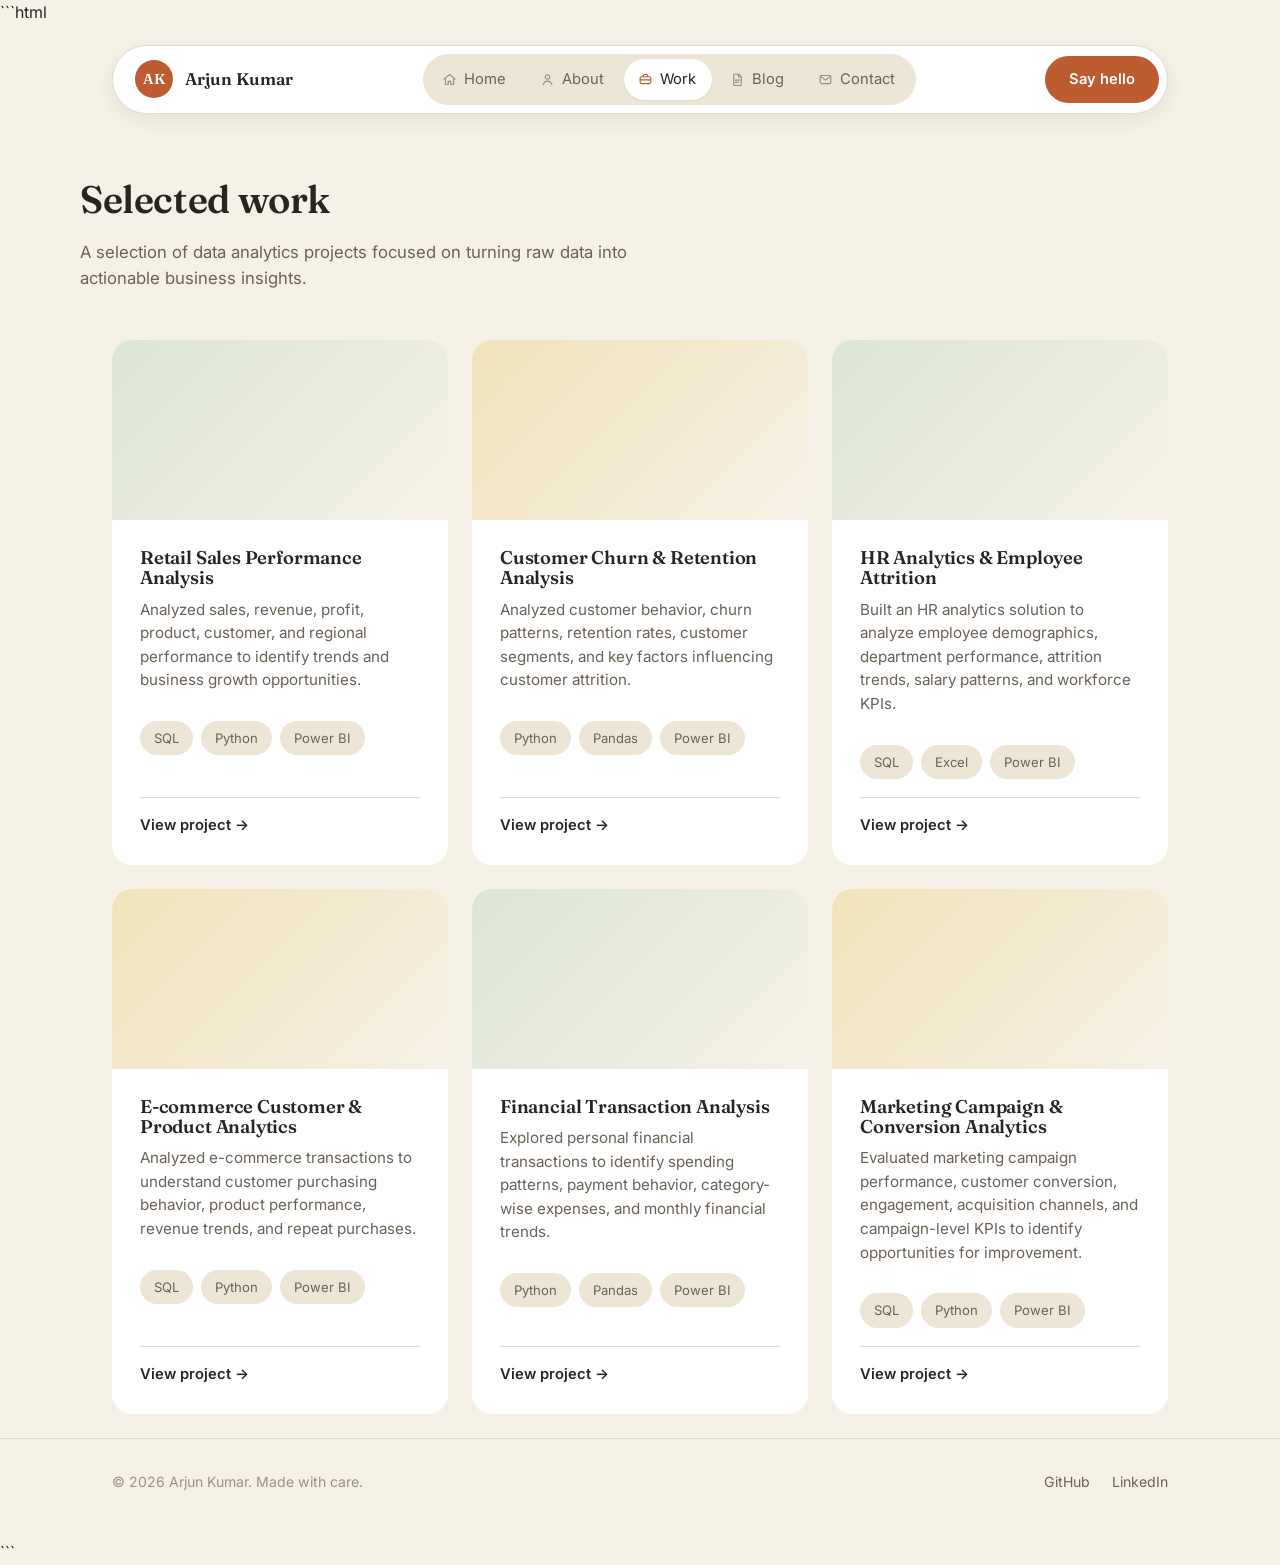
<file: work.html>
```html
<!DOCTYPE html>
<html lang="en">
<head>
<meta charset="UTF-8">
<meta name="viewport" content="width=device-width, initial-scale=1.0">
<title>Work—Arjun Portfolio</title>
<link rel="preconnect" href="https://fonts.googleapis.com">
<link href="https://fonts.googleapis.com/css2?family=Fraunces:wght@500;600;700&family=Inter:wght@400;500;600;700&display=swap" rel="stylesheet">
<link rel="stylesheet" href="styles.css">
</head>

<body>

<header class="site-header">
  <div class="container">
    <div class="navbar">

      <a href="index.html" class="brand">
        <span class="brand-mark">AK</span>
        <span class="brand-name">Arjun Kumar</span>
      </a>

      <nav class="main-nav">
        <a href="index.html">
          <svg class="nav-icon" viewBox="0 0 24 24" fill="none" stroke="currentColor" stroke-width="1.8" stroke-linecap="round" stroke-linejoin="round">
            <path d="M3 11.5 12 4l9 7.5"/>
            <path d="M5.5 10v9a1 1 0 0 0 1 1H9a1 1 0 0 0 1-1v-4h4v4a1 1 0 0 0 1 1h2.5a1 1 0 0 0 1-1v-9"/>
          </svg>
          <span>Home</span>
        </a>

        <a href="about.html">
          <svg class="nav-icon" viewBox="0 0 24 24" fill="none" stroke="currentColor" stroke-width="1.8" stroke-linecap="round" stroke-linejoin="round">
            <circle cx="12" cy="8" r="3.5"/>
            <path d="M5 20c1.2-3.6 4-5.5 7-5.5s5.8 1.9 7 5.5"/>
          </svg>
          <span>About</span>
        </a>

        <a href="work.html" class="active">
          <svg class="nav-icon" viewBox="0 0 24 24" fill="none" stroke="currentColor" stroke-width="1.8" stroke-linecap="round" stroke-linejoin="round">
            <rect x="3.5" y="7.5" width="17" height="11" rx="2"/>
            <path d="M8.5 7.5V6a2 2 0 0 1 2-2h3a2 2 0 0 1 2 2v1.5"/>
            <path d="M3.5 12.5h17"/>
          </svg>
          <span>Work</span>
        </a>

        <a href="blog.html">
          <svg class="nav-icon" viewBox="0 0 24 24" fill="none" stroke="currentColor" stroke-width="1.8" stroke-linecap="round" stroke-linejoin="round">
            <path d="M7 3.5h7l4 4v13a1 1 0 0 1-1 1H7a1 1 0 0 1-1-1v-16a1 1 0 0 1 1-1Z"/>
            <path d="M13.5 3.5v4h4"/>
            <path d="M8.5 13h7M8.5 16.5h5"/>
          </svg>
          <span>Blog</span>
        </a>

        <a href="contact.html">
          <svg class="nav-icon" viewBox="0 0 24 24" fill="none" stroke="currentColor" stroke-width="1.8" stroke-linecap="round" stroke-linejoin="round">
            <rect x="3.5" y="5.5" width="17" height="13" rx="2"/>
            <path d="M4 6.5l8 6.5 8-6.5"/>
          </svg>
          <span>Contact</span>
        </a>
      </nav>

      <div class="nav-actions">
        <a href="contact.html" class="btn btn-primary">Say hello</a>

        <button class="nav-toggle" aria-label="Toggle menu">
          <span></span><span></span><span></span>
        </button>
      </div>

    </div>
  </div>
</header>

<div class="mobile-menu" id="mobile-menu" aria-hidden="true">

  <div class="mobile-menu-backdrop" data-close></div>

  <div class="mobile-menu-panel">

    <div class="mobile-menu-top">

      <button class="mobile-menu-close" aria-label="Close menu" data-close>
        <svg viewBox="0 0 24 24" fill="none" stroke="currentColor" stroke-width="2" stroke-linecap="round">
          <path d="M6 6l12 12M18 6 6 18"/>
        </svg>
      </button>

      <div class="mobile-menu-avatar">AK</div>
      <div class="mobile-menu-name">Arjun Kumar</div>
      <div class="mobile-menu-tagline">Data Analyst</div>

    </div>

    <div class="mobile-menu-body">

      <p class="mobile-menu-label">Navigate</p>

      <a href="index.html" class="mobile-menu-link" data-close>
        <span class="icon-box">
          <svg viewBox="0 0 24 24" fill="none" stroke="currentColor" stroke-width="1.8" stroke-linecap="round" stroke-linejoin="round">
            <path d="M3 11.5 12 4l9 7.5"/>
            <path d="M5.5 10v9a1 1 0 0 0 1 1H9a1 1 0 0 0 1-1v-4a1 1 0 0 1 1-1h2a1 1 0 0 1 1 1v4a1 1 0 0 0 1 1h2.5a1 1 0 0 0 1-1v-9"/>
          </svg>
        </span>
        Home
      </a>

      <a href="about.html" class="mobile-menu-link" data-close>
        <span class="icon-box">
          <svg viewBox="0 0 24 24" fill="none" stroke="currentColor" stroke-width="1.8" stroke-linecap="round" stroke-linejoin="round">
            <circle cx="12" cy="8" r="3.3"/>
            <path d="M5 19.5c1.2-3.2 4-5 7-5s5.8 1.8 7 5"/>
          </svg>
        </span>
        About
      </a>

      <a href="work.html" class="mobile-menu-link active" data-close>
        <span class="icon-box">
          <svg viewBox="0 0 24 24" fill="none" stroke="currentColor" stroke-width="1.8" stroke-linecap="round" stroke-linejoin="round">
            <rect x="3" y="7.5" width="18" height="11.5" rx="2"/>
            <path d="M8 7.5V6a2 2 0 0 1 2-2h4a2 2 0 0 1 2 2v1.5"/>
            <path d="M3 12.5h18"/>
          </svg>
        </span>
        Work
      </a>

      <a href="blog.html" class="mobile-menu-link" data-close>
        <span class="icon-box">
          <svg viewBox="0 0 24 24" fill="none" stroke="currentColor" stroke-width="1.8" stroke-linecap="round" stroke-linejoin="round">
            <path d="M4 5.5A2 2 0 0 1 6 3.5h5V19H6a2 2 0 0 0-2 2V5.5Z"/>
            <path d="M20 5.5A2 2 0 0 0 18 3.5h-5V19h5a2 2 0 0 1 2 2V5.5Z"/>
          </svg>
        </span>
        Blog
      </a>

      <a href="contact.html" class="mobile-menu-link" data-close>
        <span class="icon-box">
          <svg viewBox="0 0 24 24" fill="none" stroke="currentColor" stroke-width="1.8" stroke-linecap="round" stroke-linejoin="round">
            <rect x="3" y="5.5" width="18" height="13" rx="2"/>
            <path d="m4 7 8 6 8-6"/>
          </svg>
        </span>
        Contact
      </a>

      <div class="mobile-menu-divider"></div>

      <p class="mobile-menu-label">Connect</p>

      <a href="https://github.com/ArjunKumar95476" target="_blank" rel="noopener" class="mobile-menu-link">
        <span class="icon-box">
          <svg viewBox="0 0 24 24" fill="none" stroke="currentColor" stroke-width="1.8" stroke-linecap="round" stroke-linejoin="round">
            <path d="M7 17 17 7"/>
            <path d="M9 7h8v8"/>
          </svg>
        </span>
        GitHub
      </a>

      <a href="https://linkedin.com" target="_blank" rel="noopener" class="mobile-menu-link">
        <span class="icon-box">
          <svg viewBox="0 0 24 24" fill="none" stroke="currentColor" stroke-width="1.8" stroke-linecap="round" stroke-linejoin="round">
            <path d="M7 17 17 7"/>
            <path d="M9 7h8v8"/>
          </svg>
        </span>
        LinkedIn
      </a>

    </div>

    <div class="mobile-menu-footer">
      <a href="contact.html" class="btn btn-primary" data-close>Say hello</a>
      <a href="mailto:erarjunkumar427@gmail.com" class="btn btn-secondary">Email me</a>
    </div>

  </div>
</div>

<main>

  <div class="container section-lead">
    <h2>Selected work</h2>
    <p>A selection of data analytics projects focused on turning raw data into actionable business insights.</p>
  </div>

  <div class="container grid-3">

    <!-- Project 1 -->
    <a href="#" class="card project-card">
      <div class="project-thumb"></div>

      <div class="project-body">
        <h3>Retail Sales Performance Analysis</h3>

        <p>
          Analyzed sales, revenue, profit, product, customer, and regional performance to identify trends and business growth opportunities.
        </p>

        <div class="project-tags">
          <span class="tag">SQL</span>
          <span class="tag">Python</span>
          <span class="tag">Power BI</span>
        </div>

        <span class="project-link">View project →</span>
      </div>
    </a>


    <!-- Project 2 -->
    <a href="#" class="card project-card">
      <div class="project-thumb alt"></div>

      <div class="project-body">
        <h3>Customer Churn &amp; Retention Analysis</h3>

        <p>
          Analyzed customer behavior, churn patterns, retention rates, customer segments, and key factors influencing customer attrition.
        </p>

        <div class="project-tags">
          <span class="tag">Python</span>
          <span class="tag">Pandas</span>
          <span class="tag">Power BI</span>
        </div>

        <span class="project-link">View project →</span>
      </div>
    </a>


    <!-- Project 3 -->
    <a href="#" class="card project-card">
      <div class="project-thumb"></div>

      <div class="project-body">
        <h3>HR Analytics &amp; Employee Attrition</h3>

        <p>
          Built an HR analytics solution to analyze employee demographics, department performance, attrition trends, salary patterns, and workforce KPIs.
        </p>

        <div class="project-tags">
          <span class="tag">SQL</span>
          <span class="tag">Excel</span>
          <span class="tag">Power BI</span>
        </div>

        <span class="project-link">View project →</span>
      </div>
    </a>


    <!-- Project 4 -->
    <a href="#" class="card project-card">
      <div class="project-thumb alt"></div>

      <div class="project-body">
        <h3>E-commerce Customer &amp; Product Analytics</h3>

        <p>
          Analyzed e-commerce transactions to understand customer purchasing behavior, product performance, revenue trends, and repeat purchases.
        </p>

        <div class="project-tags">
          <span class="tag">SQL</span>
          <span class="tag">Python</span>
          <span class="tag">Power BI</span>
        </div>

        <span class="project-link">View project →</span>
      </div>
    </a>


    <!-- Project 5 -->
    <a href="#" class="card project-card">
      <div class="project-thumb"></div>

      <div class="project-body">
        <h3>Financial Transaction Analysis</h3>

        <p>
          Explored personal financial transactions to identify spending patterns, payment behavior, category-wise expenses, and monthly financial trends.
        </p>

        <div class="project-tags">
          <span class="tag">Python</span>
          <span class="tag">Pandas</span>
          <span class="tag">Power BI</span>
        </div>

        <span class="project-link">View project →</span>
      </div>
    </a>


    <!-- Project 6 -->
    <a href="#" class="card project-card">
      <div class="project-thumb alt"></div>

      <div class="project-body">
        <h3>Marketing Campaign &amp; Conversion Analytics</h3>

        <p>
          Evaluated marketing campaign performance, customer conversion, engagement, acquisition channels, and campaign-level KPIs to identify opportunities for improvement.
        </p>

        <div class="project-tags">
          <span class="tag">SQL</span>
          <span class="tag">Python</span>
          <span class="tag">Power BI</span>
        </div>

        <span class="project-link">View project →</span>
      </div>
    </a>

  </div>

</main>

<footer class="site-footer">

  <div class="container">

    <span class="footer-copy">© 2026 Arjun Kumar. Made with care.</span>

    <div class="footer-links">
      <a href="https://github.com/ArjunKumar95476" target="_blank" rel="noopener">GitHub</a>
      <a href="https://linkedin.com" target="_blank" rel="noopener">LinkedIn</a>
    </div>

  </div>

</footer>

<script src="script.js"></script>

</body>
</html>
```
</file>
<file: styles.css>
/* ============================================
   PORTFOLIO — SHARED STYLESHEET
   Edit the CSS variables below to re-theme
   the whole site from one place.
   ============================================ */

:root {
  /* Colors */
  --bg: #F6F1E7;
  --bg-card: #FFFFFF;
  --bg-card-alt: #EDE6D6;
  --ink: #2A2420;
  --ink-soft: #6B6156;
  --ink-faint: #9C9284;
  --accent: #BD5B31;
  --accent-dark: #9C4726;
  --sage: #DCE6D6;
  --sage-ink: #4B5D42;
  --butter: #F2E3B8;
  --butter-ink: #7A5F1F;
  --line: #E4DBC9;

  /* Type */
  --font-display: "Fraunces", Georgia, "Times New Roman", serif;
  --font-body: "Inter", -apple-system, BlinkMacSystemFont, "Segoe UI", sans-serif;

  /* Layout */
  --max-width: 1120px;
  --radius-lg: 20px;
  --radius-md: 14px;
  --radius-sm: 10px;
  --gap: 24px;
}

* { box-sizing: border-box; }

html {
  scroll-behavior: smooth;
}

body {
  margin: 0;
  background: var(--bg);
  color: var(--ink);
  font-family: var(--font-body);
  font-size: 16px;
  line-height: 1.55;
  -webkit-font-smoothing: antialiased;
}

img { max-width: 100%; display: block; }

a {
  color: inherit;
  text-decoration: none;
}

.container {
  max-width: var(--max-width);
  margin: 0 auto;
  padding: 0 32px;
}

h1, h2, h3, h4 {
  font-family: var(--font-display);
  font-weight: 600;
  line-height: 1.1;
  margin: 0 0 0.5em 0;
  letter-spacing: -0.01em;
}

p { margin: 0 0 1em 0; }

/* ---------- Header / Nav ---------- */

.site-header {
  position: sticky;
  top: 0;
  z-index: 30;
  padding: 20px 0;
  background: linear-gradient(to bottom, var(--bg) 72%, transparent);
}

.navbar {
  display: flex;
  align-items: center;
  justify-content: space-between;
  gap: 20px;
  background: var(--bg-card);
  border: 1px solid var(--line);
  border-radius: 999px;
  padding: 8px 8px 8px 22px;
  box-shadow: 0 6px 20px rgba(42, 36, 32, 0.07);
  position: relative;
}

.nav-actions {
  display: flex;
  align-items: center;
  gap: 6px;
}

/* Hamburger -> X animation */
.nav-toggle {
  position: relative;
  width: 38px;
  height: 38px;
  border-radius: 50%;
}
.nav-toggle span {
  transition: transform 0.25s ease, opacity 0.2s ease;
}
.nav-toggle.active span:nth-child(1) {
  transform: translateY(7px) rotate(45deg);
}
.nav-toggle.active span:nth-child(2) {
  opacity: 0;
}
.nav-toggle.active span:nth-child(3) {
  transform: translateY(-7px) rotate(-45deg);
}

/* ---------- Mobile menu (app-style card) ---------- */

.mobile-menu {
  position: fixed;
  inset: 0;
  z-index: 100;
  display: none;
}
.mobile-menu.open { display: block; }

.mobile-menu-backdrop {
  position: absolute;
  inset: 0;
  background: rgba(31, 25, 20, 0.45);
  opacity: 0;
  transition: opacity 0.25s ease;
}
.mobile-menu.open .mobile-menu-backdrop { opacity: 1; }

.mobile-menu-panel {
  position: absolute;
  top: 84px;
  left: 50%;
  width: min(360px, calc(100% - 32px));
  max-height: calc(100vh - 110px);
  overflow-y: auto;
  background: var(--bg-card);
  border-radius: var(--radius-lg);
  box-shadow: 0 20px 50px rgba(31, 25, 20, 0.25);
  transform: translate(-50%, -12px) scale(0.96);
  opacity: 0;
  transition: transform 0.25s ease, opacity 0.2s ease;
  pointer-events: none;
}
.mobile-menu.open .mobile-menu-panel {
  transform: translate(-50%, 0) scale(1);
  opacity: 1;
  pointer-events: auto;
}

.mobile-menu-top {
  background: linear-gradient(135deg, var(--accent), var(--accent-dark));
  color: #fff;
  padding: 24px 24px 20px;
  border-radius: var(--radius-lg) var(--radius-lg) 0 0;
  position: relative;
}

.mobile-menu-close {
  position: absolute;
  top: 16px;
  right: 16px;
  width: 30px;
  height: 30px;
  border-radius: 50%;
  border: none;
  background: rgba(255,255,255,0.2);
  color: #fff;
  display: flex;
  align-items: center;
  justify-content: center;
  cursor: pointer;
}
.mobile-menu-close svg { width: 15px; height: 15px; }

.mobile-menu-avatar {
  width: 52px;
  height: 52px;
  border-radius: 50%;
  background: rgba(255,255,255,0.18);
  border: 2px solid rgba(255,255,255,0.4);
  display: flex;
  align-items: center;
  justify-content: center;
  font-family: var(--font-display);
  font-weight: 600;
  font-size: 1.1rem;
  margin-bottom: 12px;
}

.mobile-menu-name {
  font-family: var(--font-display);
  font-weight: 600;
  font-size: 1.15rem;
}
.mobile-menu-tagline {
  font-size: 0.85rem;
  color: rgba(255,255,255,0.85);
  margin-top: 2px;
}

.mobile-menu-body { padding: 10px 14px 16px; }

.mobile-menu-label {
  font-size: 0.75rem;
  font-weight: 600;
  text-transform: uppercase;
  letter-spacing: 0.04em;
  color: var(--ink-faint);
  padding: 14px 10px 6px;
}

.mobile-menu-link {
  display: flex;
  align-items: center;
  gap: 12px;
  padding: 12px 10px;
  border-radius: var(--radius-sm);
  font-weight: 500;
  color: var(--ink);
  transition: background 0.15s ease;
}
.mobile-menu-link:hover { background: var(--bg-card-alt); }
.mobile-menu-link.active {
  background: var(--bg-card-alt);
  font-weight: 600;
}
.mobile-menu-link .icon-box {
  width: 34px;
  height: 34px;
  border-radius: 10px;
  background: var(--bg-card-alt);
  display: flex;
  align-items: center;
  justify-content: center;
  flex-shrink: 0;
}
.mobile-menu-link.active .icon-box { background: var(--butter); }
.mobile-menu-link .icon-box svg { width: 17px; height: 17px; color: var(--accent-dark); }

.mobile-menu-divider {
  height: 1px;
  background: var(--line);
  margin: 8px 4px;
}

.mobile-menu-footer {
  display: flex;
  gap: 10px;
  padding: 14px;
  border-top: 1px solid var(--line);
}
.mobile-menu-footer .btn { flex: 1; padding: 12px 14px; font-size: 0.88rem; }

.brand {
  display: flex;
  align-items: center;
  gap: 12px;
  font-family: var(--font-display);
  font-weight: 600;
  font-size: 1.05rem;
}

.brand-mark {
  width: 38px;
  height: 38px;
  border-radius: 50%;
  background: var(--accent);
  color: #fff;
  display: flex;
  align-items: center;
  justify-content: center;
  font-family: var(--font-display);
  font-weight: 600;
  font-size: 0.9rem;
  flex-shrink: 0;
}

.main-nav {
  display: flex;
  align-items: center;
  gap: 4px;
  background: var(--bg-card-alt);
  padding: 5px;
  border-radius: 999px;
}

.main-nav a {
  display: flex;
  align-items: center;
  gap: 7px;
  padding: 9px 16px 9px 14px;
  border-radius: 999px;
  font-size: 0.92rem;
  color: var(--ink-soft);
  transition: background 0.15s ease, color 0.15s ease;
}

.main-nav a .nav-icon {
  width: 15px;
  height: 15px;
  flex-shrink: 0;
  opacity: 0.65;
  transition: opacity 0.15s ease;
}

.main-nav a:hover {
  color: var(--ink);
}
.main-nav a:hover .nav-icon { opacity: 0.9; }

.main-nav a.active {
  background: var(--bg-card);
  color: var(--ink);
  box-shadow: 0 1px 2px rgba(0,0,0,0.06);
}
.main-nav a.active .nav-icon { opacity: 1; color: var(--accent); }

.btn {
  display: inline-flex;
  align-items: center;
  justify-content: center;
  padding: 12px 24px;
  border-radius: 999px;
  font-size: 0.92rem;
  font-weight: 600;
  border: none;
  cursor: pointer;
  transition: transform 0.15s ease, background 0.15s ease;
  white-space: nowrap;
}

.btn:hover { transform: translateY(-1px); }

.btn-primary {
  background: var(--accent);
  color: #fff;
}

.btn-primary:hover { background: var(--accent-dark); }

.btn-secondary {
  background: transparent;
  color: var(--ink);
  border: 1.5px solid var(--line);
}

.btn-secondary:hover { border-color: var(--ink-faint); }

.nav-toggle {
  display: none;
  background: none;
  border: none;
  cursor: pointer;
  padding: 8px;
}
.nav-toggle span {
  display: block;
  width: 22px;
  height: 2px;
  background: var(--ink);
  margin: 5px 0;
}

/* ---------- Hero ---------- */

.hero {
  padding: 56px 0 48px;
}

.hero-grid {
  display: grid;
  grid-template-columns: 1.7fr 1fr;
  gap: var(--gap);
  align-items: stretch;
}

.card {
  background: var(--bg-card);
  border-radius: var(--radius-lg);
  padding: 40px;
}

.hero-main {
  position: relative;
}

.badge {
  display: inline-flex;
  align-items: center;
  gap: 8px;
  background: var(--sage);
  color: var(--sage-ink);
  font-size: 0.82rem;
  font-weight: 600;
  padding: 7px 14px;
  border-radius: 999px;
  margin-bottom: 28px;
}

.badge-dot {
  width: 7px;
  height: 7px;
  border-radius: 50%;
  background: var(--sage-ink);
}

.hero-photo {
  position: absolute;
  top: 40px;
  right: 40px;
  width: 76px;
  height: 76px;
  border-radius: 50%;
  overflow: hidden;
  background: var(--butter);
  display: flex;
  align-items: center;
  justify-content: center;
  font-family: var(--font-display);
  font-size: 1.6rem;
  color: var(--butter-ink);
}

.hero-main h1 {
  font-size: clamp(2.4rem, 5vw, 3.4rem);
  max-width: 11ch;
}

.hero-main h1 em {
  font-style: normal;
  color: var(--accent);
}

.hero-sub {
  color: var(--ink-soft);
  font-size: 1.1rem;
  max-width: 42ch;
  margin-bottom: 28px;
}

.hero-actions {
  display: flex;
  gap: 12px;
  margin-bottom: 24px;
  flex-wrap: wrap;
}

.hero-meta {
  color: var(--ink-faint);
  font-size: 0.88rem;
}

.hero-about h3 {
  font-size: 1.3rem;
}

.hero-about p {
  color: var(--ink-soft);
}

.tag-row {
  display: flex;
  flex-wrap: wrap;
  gap: 8px;
  margin-top: 20px;
}

.tag {
  background: var(--bg-card-alt);
  color: var(--ink-soft);
  font-size: 0.82rem;
  padding: 7px 14px;
  border-radius: 999px;
}

/* ---------- Generic sections / grids ---------- */

section { padding: 12px 0; }

.section-lead {
  padding: 44px 0 8px;
}

.section-lead h2 {
  font-size: clamp(1.8rem, 3vw, 2.4rem);
}

.section-lead p {
  color: var(--ink-soft);
  font-size: 1.05rem;
  max-width: 52ch;
}

.grid-3 {
  display: grid;
  grid-template-columns: repeat(3, 1fr);
  gap: var(--gap);
  margin-top: 24px;
  margin-bottom: 24px;
}

.grid-2 {
  display: grid;
  grid-template-columns: 1fr 1fr;
  gap: var(--gap);
  margin-top: 24px;
  margin-bottom: 24px;
}

.card h3 { font-size: 1.15rem; }

.card-eyebrow {
  color: var(--accent);
  font-size: 0.85rem;
  font-weight: 600;
  margin-bottom: 6px;
}

/* Project card */

.project-card {
  overflow: hidden;
  padding: 0;
  display: flex;
  flex-direction: column;
}

.project-thumb {
  height: 180px;
  background: linear-gradient(135deg, var(--sage), #F6F1E7);
}

.project-thumb.alt {
  background: linear-gradient(135deg, var(--butter), #F6F1E7);
}

.project-body {
  padding: 28px;
  flex: 1;
  display: flex;
  flex-direction: column;
}

.project-body p {
  color: var(--ink-soft);
  font-size: 0.95rem;
}

.project-tags {
  display: flex;
  gap: 8px;
  flex-wrap: wrap;
  margin: 14px 0 18px;
}

.project-link {
  margin-top: auto;
  font-weight: 600;
  font-size: 0.92rem;
  color: var(--ink);
  border-top: 1px solid var(--line);
  padding-top: 16px;
}

.project-link:hover { color: var(--accent); }

/* Quote / notes cards */

.quote-card {
  background: var(--butter);
}

.quote-card p {
  font-size: 1.15rem;
  font-family: var(--font-display);
  color: #4A3A16;
}

.quote-card cite {
  font-style: normal;
  color: var(--butter-ink);
  font-size: 0.88rem;
}

.notes-card ul {
  list-style: none;
  padding: 0;
  margin: 4px 0 0;
}

.notes-card li {
  padding: 12px 0;
  border-bottom: 1px solid var(--line);
  font-weight: 500;
}

.notes-card li:last-child { border-bottom: none; }

/* Timeline (Experience) */

.timeline-row {
  display: flex;
  gap: 18px;
  padding: 14px 0;
  border-bottom: 1px solid var(--line);
}
.timeline-row:last-child { border-bottom: none; padding-bottom: 0; }
.timeline-row:first-child { padding-top: 0; }

.timeline-year {
  color: var(--ink-faint);
  font-size: 0.85rem;
  width: 44px;
  flex-shrink: 0;
  padding-top: 3px;
}

.timeline-role { font-weight: 600; font-size: 0.98rem; }
.timeline-org { color: var(--ink-soft); font-size: 0.88rem; }

/* CTA banner */

.cta-banner {
  background: var(--accent);
  color: #fff;
  border-radius: var(--radius-lg);
  padding: 44px;
  display: flex;
  align-items: center;
  justify-content: space-between;
  gap: 24px;
  flex-wrap: wrap;
  margin: 40px 0;
}

.cta-banner h2 {
  font-size: clamp(1.6rem, 3vw, 2.1rem);
  margin-bottom: 6px;
}

.cta-banner p { color: rgba(255,255,255,0.82); margin: 0; }

.cta-banner .btn-secondary {
  background: #fff;
  color: var(--accent-dark);
  border: none;
}

/* ---------- Footer ---------- */

.site-footer {
  padding: 32px 0 48px;
  border-top: 1px solid var(--line);
  margin-top: 24px;
}

.site-footer .container {
  display: flex;
  justify-content: space-between;
  align-items: center;
  flex-wrap: wrap;
  gap: 12px;
}

.footer-copy {
  color: var(--ink-faint);
  font-size: 0.88rem;
}

.footer-links {
  display: flex;
  gap: 22px;
  font-size: 0.88rem;
  color: var(--ink-soft);
}

.footer-links a:hover { color: var(--accent); }

/* ---------- Page header (non-home pages) ---------- */

.page-hero {
  padding: 20px 0 40px;
}

.page-hero .band {
  height: 90px;
  border-radius: var(--radius-lg);
  background: linear-gradient(120deg, var(--butter), var(--bg-card-alt));
  margin-bottom: -46px;
}

.page-hero .card {
  position: relative;
}

/* About page */

.about-header {
  display: flex;
  align-items: center;
  gap: 20px;
  margin-bottom: 24px;
}

.about-photo {
  width: 84px;
  height: 84px;
  border-radius: 50%;
  background: var(--butter);
  display: flex;
  align-items: center;
  justify-content: center;
  font-family: var(--font-display);
  font-size: 1.7rem;
  color: var(--butter-ink);
  flex-shrink: 0;
}

.about-role {
  color: var(--ink-soft);
  margin: 2px 0 0;
}

.about-body p {
  color: var(--ink-soft);
  font-size: 1.02rem;
}

.about-body h3 {
  margin-top: 32px;
  font-size: 1.2rem;
}

/* Blog list */

.post-row {
  display: flex;
  justify-content: space-between;
  align-items: center;
  gap: 24px;
  margin-bottom: 20px;
}

.post-meta {
  color: var(--accent);
  font-size: 0.82rem;
  font-weight: 600;
  margin-bottom: 8px;
}

.post-row h3 { font-size: 1.3rem; margin-bottom: 6px; }
.post-row p { color: var(--ink-soft); margin: 0; }
.post-read { font-weight: 600; font-size: 0.9rem; flex-shrink: 0; }
.post-read:hover { color: var(--accent); }

/* Contact form */

.contact-wrap {
  max-width: 640px;
  margin: 0 auto;
}

.contact-header {
  text-align: center;
  margin-bottom: 32px;
}

.contact-header p { color: var(--ink-soft); }

.form-row {
  display: grid;
  grid-template-columns: 1fr 1fr;
  gap: 18px;
  margin-bottom: 18px;
}

label {
  display: block;
  font-size: 0.88rem;
  font-weight: 600;
  margin-bottom: 8px;
}

input, textarea {
  width: 100%;
  font-family: var(--font-body);
  font-size: 0.95rem;
  padding: 14px 16px;
  border-radius: var(--radius-sm);
  border: 1.5px solid var(--line);
  background: var(--bg);
  color: var(--ink);
  resize: vertical;
}

input:focus, textarea:focus {
  outline: none;
  border-color: var(--accent);
}

textarea { min-height: 130px; margin-bottom: 20px; }

.form-status {
  margin-top: 14px;
  font-size: 0.9rem;
  color: var(--sage-ink);
  display: none;
}

.contact-footer {
  text-align: center;
  margin-top: 28px;
  color: var(--ink-soft);
  font-size: 0.92rem;
}

.contact-footer a { text-decoration: underline; }

.contact-socials {
  display: flex;
  justify-content: center;
  gap: 20px;
  margin-top: 18px;
  font-size: 0.88rem;
  color: var(--ink-soft);
}

.contact-socials a:hover { color: var(--accent); }

html, body { overflow-x: hidden; }

/* Tablet */
@media (max-width: 860px) {
  .hero-grid, .grid-3, .grid-2 { grid-template-columns: 1fr; }

  .main-nav { display: none; }
  .nav-toggle { display: flex; align-items: center; justify-content: center; }

  .hero-photo { top: 24px; right: 24px; width: 60px; height: 60px; font-size: 1.2rem; }

  .form-row { grid-template-columns: 1fr; }
  .card { padding: 28px; }
  .cta-banner { flex-direction: column; align-items: flex-start; }
}

/* Phone */
@media (max-width: 600px) {
  .container { padding: 0 18px; }

  .navbar { padding: 6px 6px 6px 16px; border-radius: var(--radius-lg); }
  .brand { font-size: 0.95rem; gap: 8px; }
  .brand-mark { width: 32px; height: 32px; font-size: 0.78rem; }
  .nav-actions .btn-primary { padding: 10px 16px; font-size: 0.85rem; }

  .hero-photo { display: none; }
  .card { padding: 22px; }
  .hero-main h1 { font-size: 2.1rem; }
  .hero-sub { font-size: 1rem; }
  .hero-actions { gap: 10px; }
  .hero-actions .btn { flex: 1 1 auto; }

  .section-lead { padding: 32px 0 4px; }

  .cta-banner { padding: 30px 24px; }
  .cta-banner .btn-secondary { width: 100%; word-break: break-word; }

  .post-row { flex-direction: column; align-items: flex-start; gap: 10px; }
  .about-header { flex-direction: column; align-items: flex-start; text-align: left; }
}

@media (max-width: 380px) {
  .brand-name { display: none; }
}
</file>
